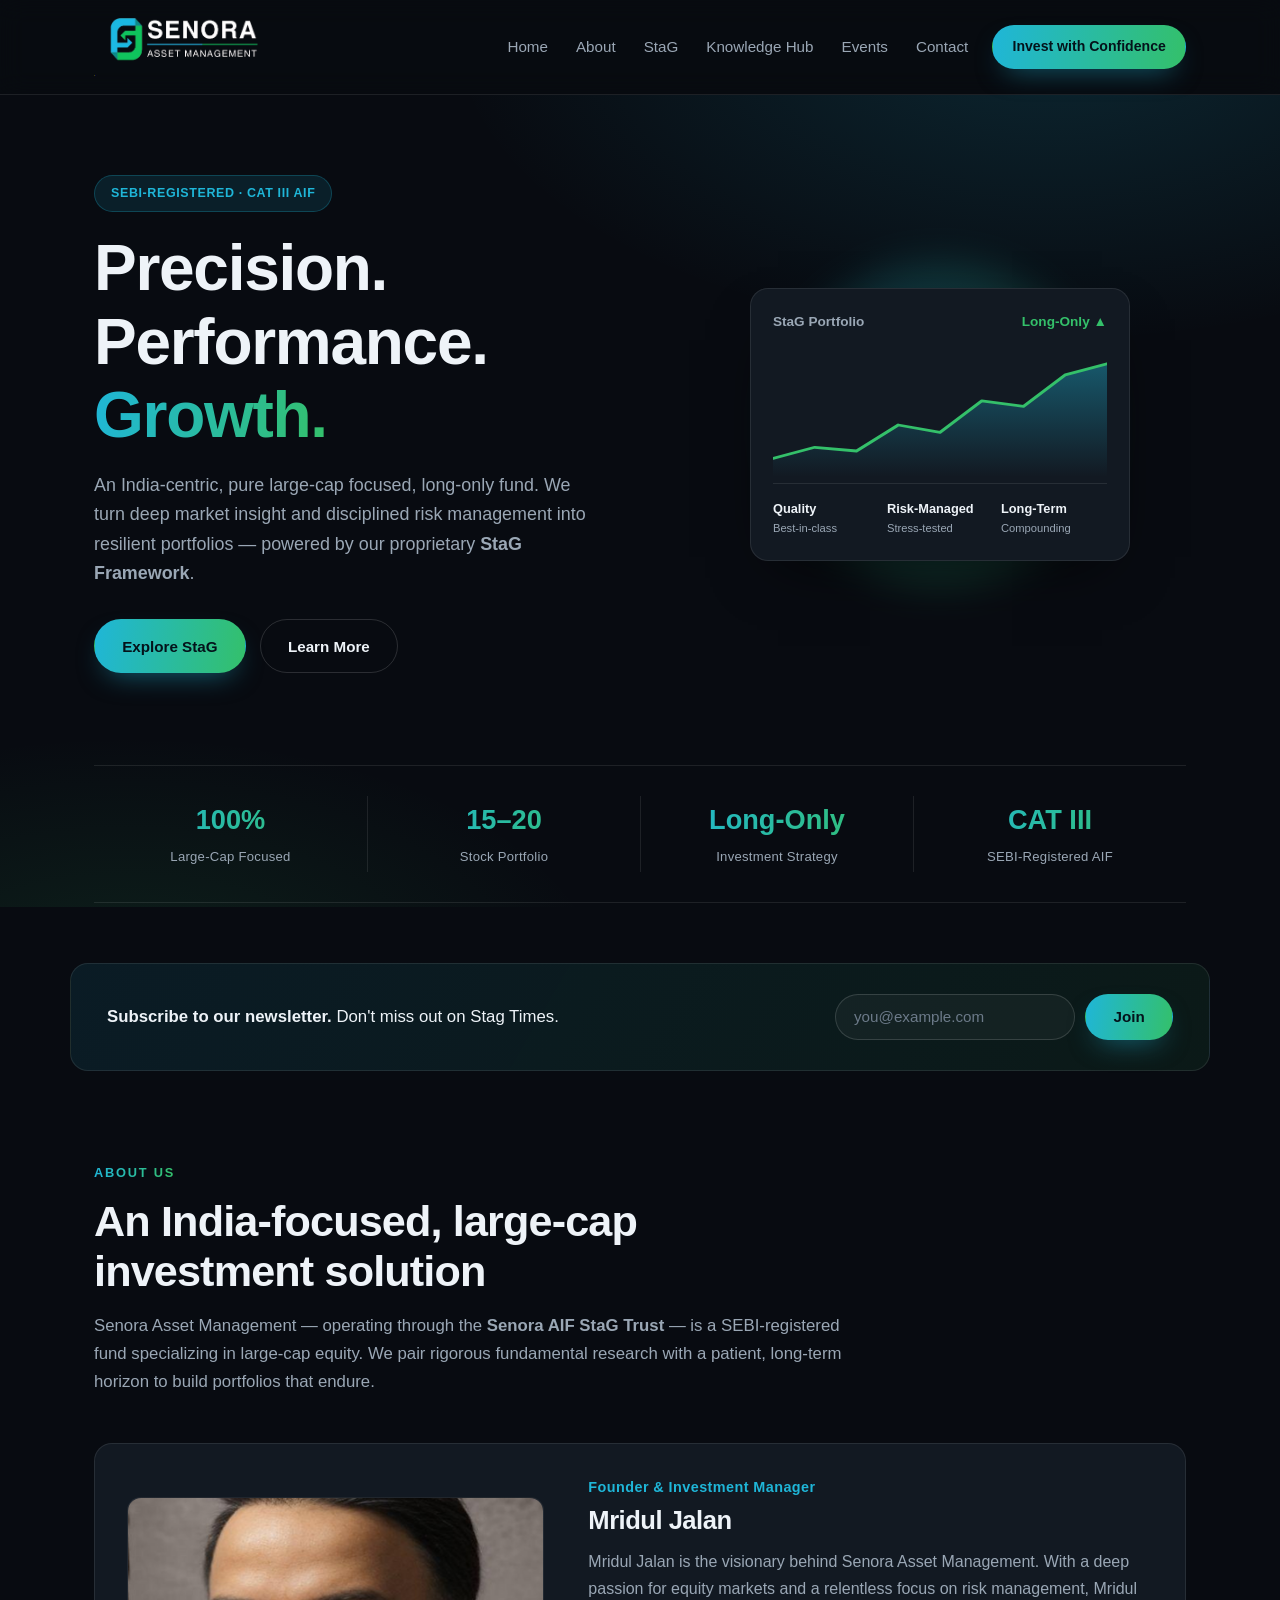
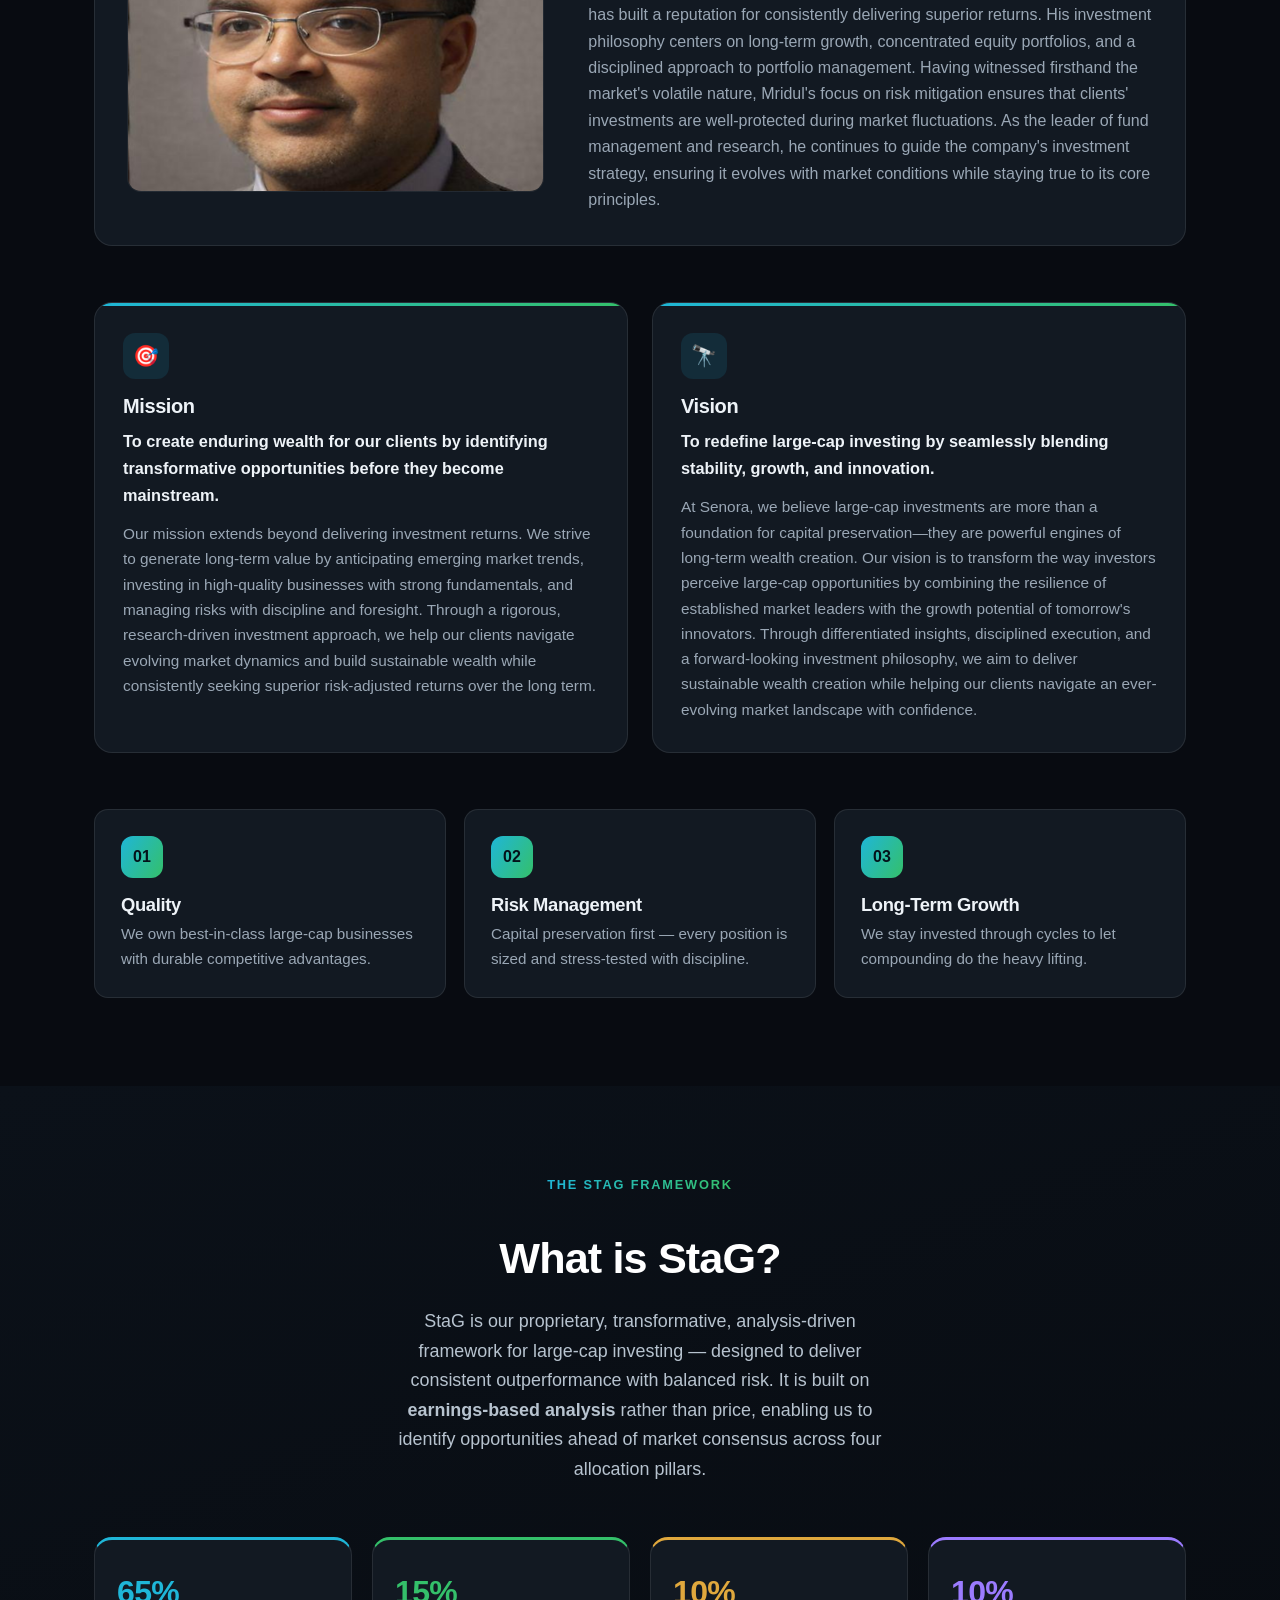
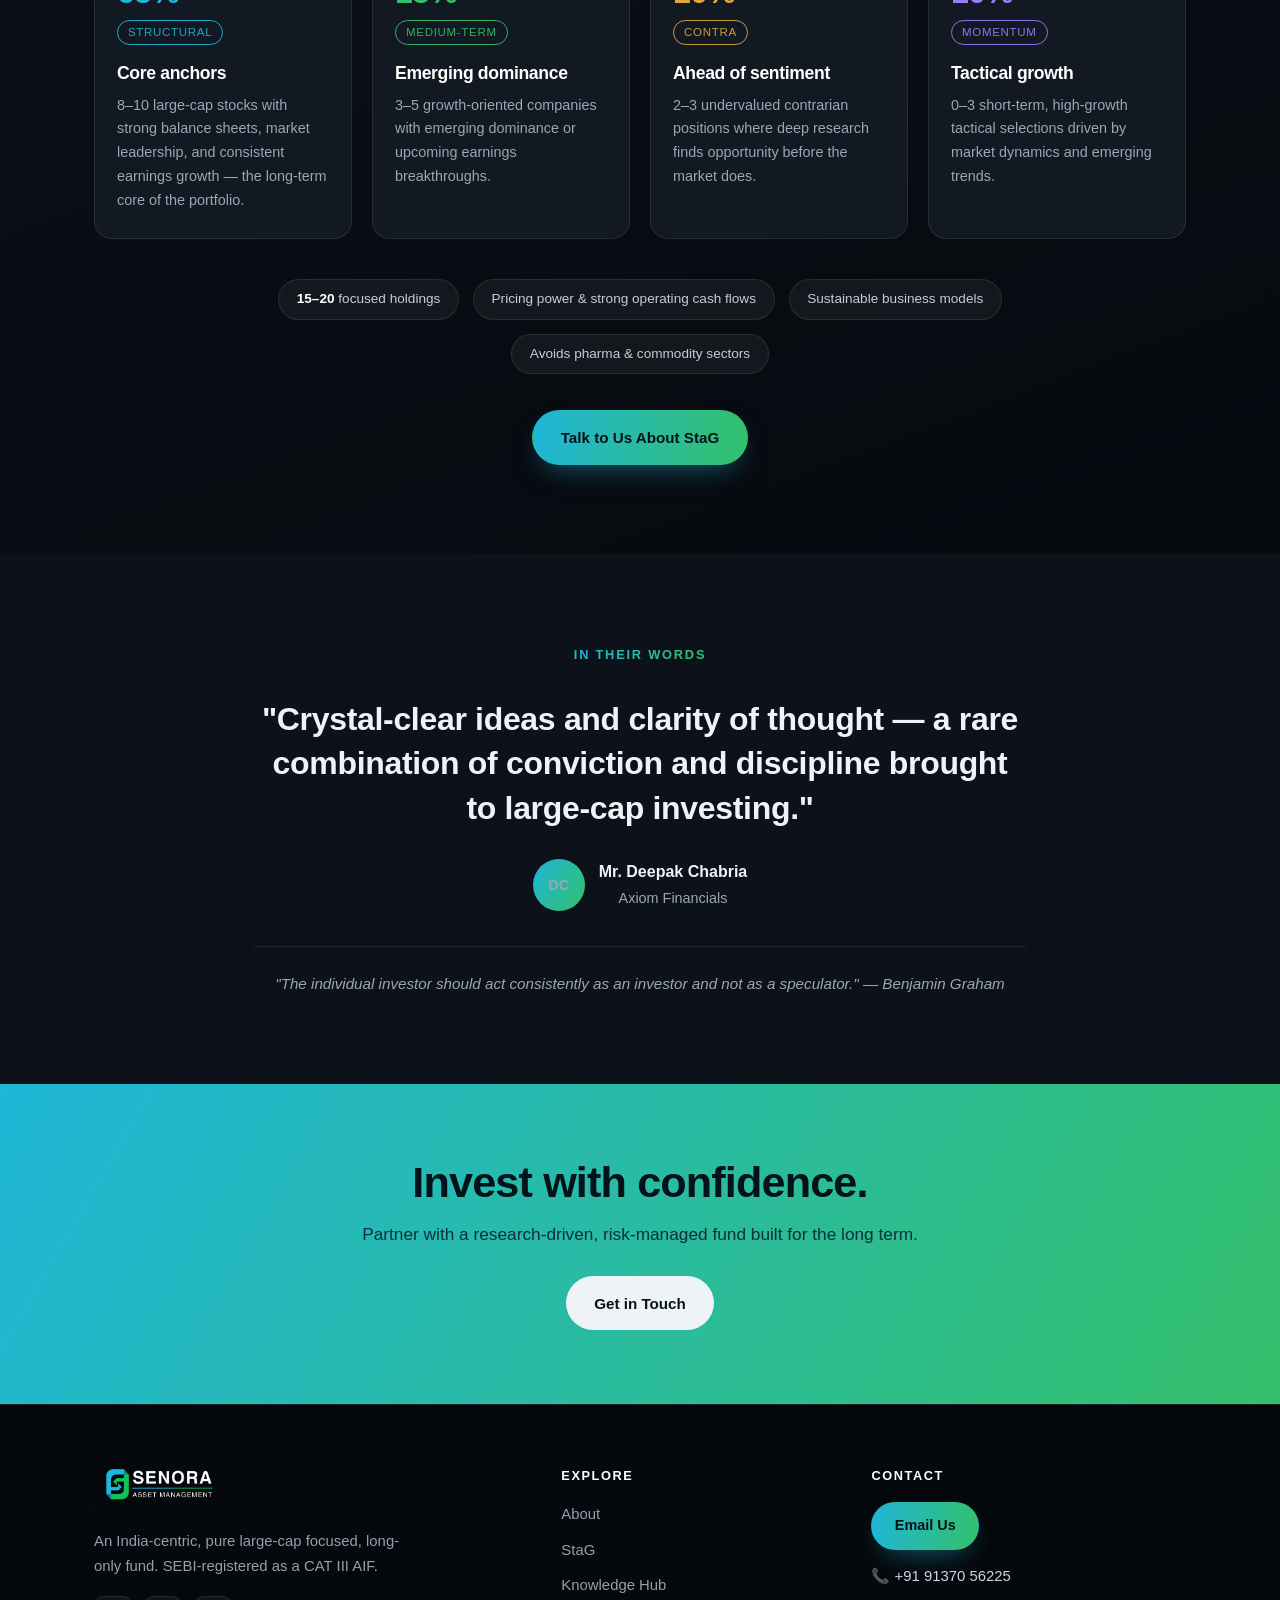
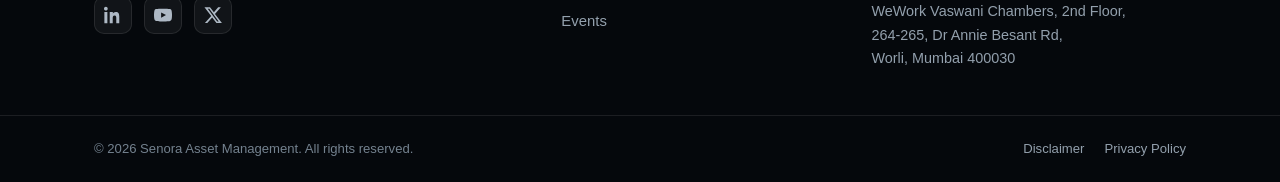
<file: index.html>
<!DOCTYPE html>
<html lang="en">
<head>
  <meta charset="UTF-8" />
  <meta name="viewport" content="width=device-width, initial-scale=1.0" />
  <title>Senora Asset Management — Precision. Performance. Growth.</title>
  <meta name="description" content="Senora Asset Management is an India-centric, pure large-cap focused, long-only fund. SEBI-registered CAT III AIF, powered by the proprietary StaG Framework." />
  <link rel="stylesheet" href="styles.css" />
</head>
<body>

  <!-- ============ HEADER ============ -->
  <header class="header" id="top">
    <div class="container header-inner">
      <a href="#top" class="brand" aria-label="Senora Asset Management home">
        <img src="logo.png" alt="Senora Asset Management" />
      </a>
      <nav class="nav" id="nav">
        <a href="#top">Home</a>
        <a href="#about">About</a>
        <a href="#stag">StaG</a>
        <a href="knowledge.html">Knowledge Hub</a>
        <a href="#voices">Events</a>
        <a href="#contact">Contact</a>
      </nav>
      <a href="#contact" class="btn btn-solid header-cta">Invest with Confidence</a>
      <button class="burger" id="burger" aria-label="Menu"><span></span><span></span><span></span></button>
    </div>
  </header>

  <!-- ============ HERO ============ -->
  <section class="hero">
    <div class="container hero-grid">
      <div class="hero-copy">
        <span class="pill">SEBI-Registered · CAT III AIF</span>
        <h1>Precision. Performance. <span class="grad">Growth.</span></h1>
        <p class="lead">An India-centric, pure large-cap focused, long-only fund. We turn deep market
          insight and disciplined risk management into resilient portfolios — powered by our proprietary
          <strong>StaG Framework</strong>.</p>
        <div class="hero-actions">
          <a href="#stag" class="btn btn-solid">Explore StaG</a>
          <a href="#about" class="btn btn-line">Learn More</a>
        </div>
      </div>
      <div class="hero-panel" aria-hidden="true">
        <div class="orb"></div>
        <div class="chart-card">
          <div class="chart-head"><span>StaG Portfolio</span><span class="up">Long-Only ▲</span></div>
          <svg viewBox="0 0 320 140" class="spark" preserveAspectRatio="none">
            <defs><linearGradient id="fill" x1="0" y1="0" x2="0" y2="1">
              <stop offset="0%" stop-color="var(--cyan)" stop-opacity="0.4"/>
              <stop offset="100%" stop-color="var(--cyan)" stop-opacity="0"/>
            </linearGradient></defs>
            <path d="M0,120 L40,108 L80,112 L120,84 L160,92 L200,58 L240,64 L280,30 L320,18 L320,140 L0,140 Z" fill="url(#fill)"/>
            <path d="M0,120 L40,108 L80,112 L120,84 L160,92 L200,58 L240,64 L280,30 L320,18" fill="none" stroke="var(--green)" stroke-width="3" stroke-linecap="round" stroke-linejoin="round"/>
          </svg>
          <div class="chart-foot">
            <div><b>Quality</b><span>Best-in-class</span></div>
            <div><b>Risk-Managed</b><span>Stress-tested</span></div>
            <div><b>Long-Term</b><span>Compounding</span></div>
          </div>
        </div>
      </div>
    </div>
    <div class="container">
      <div class="stat-bar">
        <div class="stat"><b>100%</b><span>Large-Cap Focused</span></div>
        <div class="stat"><b>15–20</b><span>Stock Portfolio</span></div>
        <div class="stat"><b>Long-Only</b><span>Investment Strategy</span></div>
        <div class="stat"><b>CAT III</b><span>SEBI-Registered AIF</span></div>
      </div>
    </div>
  </section>

  <!-- ============ NEWSLETTER STRIP ============ -->
  <section class="strip">
    <div class="container strip-inner">
      <p><strong>Subscribe to our newsletter.</strong> Don't miss out on Stag Times.</p>
      <form class="strip-form" onsubmit="return false;">
        <input type="email" placeholder="you@example.com" aria-label="Email" required />
        <button class="btn btn-solid" type="submit">Join</button>
      </form>
    </div>
  </section>

  <!-- ============ ABOUT ============ -->
  <section class="section" id="about">
    <div class="container">
      <div class="about-intro">
        <span class="kicker">About Us</span>
        <h2>An India-focused, large-cap investment solution</h2>
        <p>Senora Asset Management — operating through the <strong>Senora AIF StaG Trust</strong> — is a
          SEBI-registered fund specializing in large-cap equity. We pair rigorous fundamental research
          with a patient, long-term horizon to build portfolios that endure.</p>
      </div>

      <!-- Founder -->
      <div class="founder">
        <div class="founder-photo"><img src="mridul.png" alt="Mridul Jalan, Founder &amp; Investment Manager" /></div>
        <div class="founder-body">
          <p class="role">Founder &amp; Investment Manager</p>
          <h3>Mridul Jalan</h3>
          <p>Mridul Jalan is the visionary behind Senora Asset Management. With a deep passion for equity
            markets and a relentless focus on risk management, Mridul has built a reputation for consistently
            delivering superior returns. His investment philosophy centers on long-term growth, concentrated
            equity portfolios, and a disciplined approach to portfolio management. Having witnessed firsthand
            the market's volatile nature, Mridul's focus on risk mitigation ensures that clients' investments
            are well-protected during market fluctuations. As the leader of fund management and research, he
            continues to guide the company's investment strategy, ensuring it evolves with market conditions
            while staying true to its core principles.</p>
        </div>
      </div>

      <!-- Mission & Vision -->
      <div class="mv-grid">
        <article class="mv-card">
          <div class="mv-ico">🎯</div>
          <h3>Mission</h3>
          <p class="tagline">To create enduring wealth for our clients by identifying transformative opportunities before they become mainstream.</p>
          <p>Our mission extends beyond delivering investment returns. We strive to generate long-term value
            by anticipating emerging market trends, investing in high-quality businesses with strong
            fundamentals, and managing risks with discipline and foresight. Through a rigorous,
            research-driven investment approach, we help our clients navigate evolving market dynamics and
            build sustainable wealth while consistently seeking superior risk-adjusted returns over the long term.</p>
        </article>
        <article class="mv-card">
          <div class="mv-ico">🔭</div>
          <h3>Vision</h3>
          <p class="tagline">To redefine large-cap investing by seamlessly blending stability, growth, and innovation.</p>
          <p>At Senora, we believe large-cap investments are more than a foundation for capital
            preservation—they are powerful engines of long-term wealth creation. Our vision is to transform
            the way investors perceive large-cap opportunities by combining the resilience of established
            market leaders with the growth potential of tomorrow's innovators. Through differentiated
            insights, disciplined execution, and a forward-looking investment philosophy, we aim to deliver
            sustainable wealth creation while helping our clients navigate an ever-evolving market landscape
            with confidence.</p>
        </article>
      </div>

      <!-- Pillars -->
      <div class="pillars">
        <article class="pillar"><span class="pillar-no">01</span><h3>Quality</h3>
          <p>We own best-in-class large-cap businesses with durable competitive advantages.</p></article>
        <article class="pillar"><span class="pillar-no">02</span><h3>Risk Management</h3>
          <p>Capital preservation first — every position is sized and stress-tested with discipline.</p></article>
        <article class="pillar"><span class="pillar-no">03</span><h3>Long-Term Growth</h3>
          <p>We stay invested through cycles to let compounding do the heavy lifting.</p></article>
      </div>
    </div>
  </section>

  <!-- ============ STAG FRAMEWORK ============ -->
  <section class="section section-deep" id="stag">
    <div class="container">
      <div class="head center">
        <span class="kicker">The StaG Framework</span>
        <h2>What is StaG?</h2>
        <p class="lead muted">StaG is our proprietary, transformative, analysis-driven framework for
          large-cap investing — designed to deliver consistent outperformance with balanced risk. It is built
          on <strong>earnings-based analysis</strong> rather than price, enabling us to identify opportunities
          ahead of market consensus across four allocation pillars.</p>
      </div>

      <div class="stag-grid">
        <article class="alloc-card" style="--c:var(--stag-structural)">
          <div class="alloc-pct">65%</div>
          <span class="alloc-tag">Structural</span>
          <h4>Core anchors</h4>
          <p>8–10 large-cap stocks with strong balance sheets, market leadership, and consistent earnings growth — the long-term core of the portfolio.</p>
        </article>
        <article class="alloc-card" style="--c:var(--stag-medium)">
          <div class="alloc-pct">15%</div>
          <span class="alloc-tag">Medium-Term</span>
          <h4>Emerging dominance</h4>
          <p>3–5 growth-oriented companies with emerging dominance or upcoming earnings breakthroughs.</p>
        </article>
        <article class="alloc-card" style="--c:var(--stag-contra)">
          <div class="alloc-pct">10%</div>
          <span class="alloc-tag">Contra</span>
          <h4>Ahead of sentiment</h4>
          <p>2–3 undervalued contrarian positions where deep research finds opportunity before the market does.</p>
        </article>
        <article class="alloc-card" style="--c:var(--stag-momentum)">
          <div class="alloc-pct">10%</div>
          <span class="alloc-tag">Momentum</span>
          <h4>Tactical growth</h4>
          <p>0–3 short-term, high-growth tactical selections driven by market dynamics and emerging trends.</p>
        </article>
      </div>

      <div class="stag-note">
        <span class="stag-chip"><b>15–20</b> focused holdings</span>
        <span class="stag-chip">Pricing power &amp; strong operating cash flows</span>
        <span class="stag-chip">Sustainable business models</span>
        <span class="stag-chip">Avoids pharma &amp; commodity sectors</span>
      </div>

      <div style="display:flex;justify-content:center;width:100%">
        <a href="#contact" class="btn btn-solid">Talk to Us About StaG</a>
      </div>
    </div>
  </section>

  <!-- ============ TESTIMONIAL ============ -->
  <section class="section section-tint" id="voices">
    <div class="container voices">
      <span class="kicker">In Their Words</span>
      <blockquote class="big-quote">"Crystal-clear ideas and clarity of thought — a rare combination of
        conviction and discipline brought to large-cap investing."</blockquote>
      <div class="author">
        <span class="avatar">DC</span>
        <div><strong>Mr. Deepak Chabria</strong><span>Axiom Financials</span></div>
      </div>
      <p class="ghosted">"The individual investor should act consistently as an investor and not as a speculator." — Benjamin Graham</p>
    </div>
  </section>

  <!-- ============ CTA ============ -->
  <section class="cta">
    <div class="container cta-inner">
      <h2>Invest with confidence.</h2>
      <p>Partner with a research-driven, risk-managed fund built for the long term.</p>
      <a href="#contact" class="btn btn-light">Get in Touch</a>
    </div>
  </section>

  <!-- ============ FOOTER ============ -->
  <footer class="footer" id="contact">
    <div class="container footer-grid">
      <div>
        <a href="#top" class="brand"><img src="logo.png" alt="Senora Asset Management" /></a>
        <p class="footer-blurb">An India-centric, pure large-cap focused, long-only fund. SEBI-registered as a CAT III AIF.</p>
        <div class="socials">
          <a href="https://www.linkedin.com/company/senora-asset-management/" target="_blank" rel="noopener" aria-label="LinkedIn"><svg viewBox="0 0 24 24"><path d="M4.98 3.5C4.98 4.88 3.87 6 2.5 6S0 4.88 0 3.5 1.12 1 2.5 1s2.48 1.12 2.48 2.5zM.5 8h4V23h-4V8zm7.5 0h3.8v2.05h.05c.53-1 1.83-2.05 3.76-2.05 4.02 0 4.76 2.65 4.76 6.1V23h-4v-6.6c0-1.57-.03-3.6-2.2-3.6-2.2 0-2.54 1.72-2.54 3.49V23h-4V8z"/></svg></a>
          <a href="https://www.youtube.com/@StaGAIF" target="_blank" rel="noopener" aria-label="YouTube"><svg viewBox="0 0 24 24"><path d="M23.5 6.2a3 3 0 0 0-2.1-2.1C19.5 3.5 12 3.5 12 3.5s-7.5 0-9.4.6A3 3 0 0 0 .5 6.2 31 31 0 0 0 0 12a31 31 0 0 0 .5 5.8 3 3 0 0 0 2.1 2.1c1.9.6 9.4.6 9.4.6s7.5 0 9.4-.6a3 3 0 0 0 2.1-2.1A31 31 0 0 0 24 12a31 31 0 0 0-.5-5.8zM9.5 15.5v-7l6.5 3.5-6.5 3.5z"/></svg></a>
          <a href="https://x.com/SenoraAIF" target="_blank" rel="noopener" aria-label="X"><svg viewBox="0 0 24 24"><path d="M18.9 1.5h3.6l-7.9 9 9.3 12.3h-7.3l-5.7-7.5-6.5 7.5H1.2l8.4-9.6L.6 1.5H8l5.2 6.9 5.7-6.9zm-1.3 19.2h2L7.1 3.6H5l12.6 17.1z"/></svg></a>
        </div>
      </div>
      <div class="footer-col">
        <h5>Explore</h5>
        <a href="#about">About</a><a href="#stag">StaG</a>
        <a href="knowledge.html">Knowledge Hub</a><a href="#voices">Events</a>
      </div>
      <div class="footer-col">
        <h5>Contact</h5>
        <a href="mailto:mriduljalan@senoraamc.com" class="btn btn-solid email-btn">Email Us</a>
        <p class="contact-line">📞 <a href="tel:+919137056225">+91 91370 56225</a></p>
        <p class="addr">WeWork Vaswani Chambers, 2nd Floor,<br />264-265, Dr Annie Besant Rd,<br />Worli, Mumbai 400030</p>
      </div>
    </div>
    <div class="footer-bottom">
      <div class="container">
        <p>© 2026 Senora Asset Management. All rights reserved.</p>
        <div class="footer-legal">
          <a href="disclaimer.html">Disclaimer</a>
          <a href="privacy-policy.html">Privacy Policy</a>
        </div>
      </div>
    </div>
  </footer>

  <script src="script.js"></script>
</body>
</html>
</file>
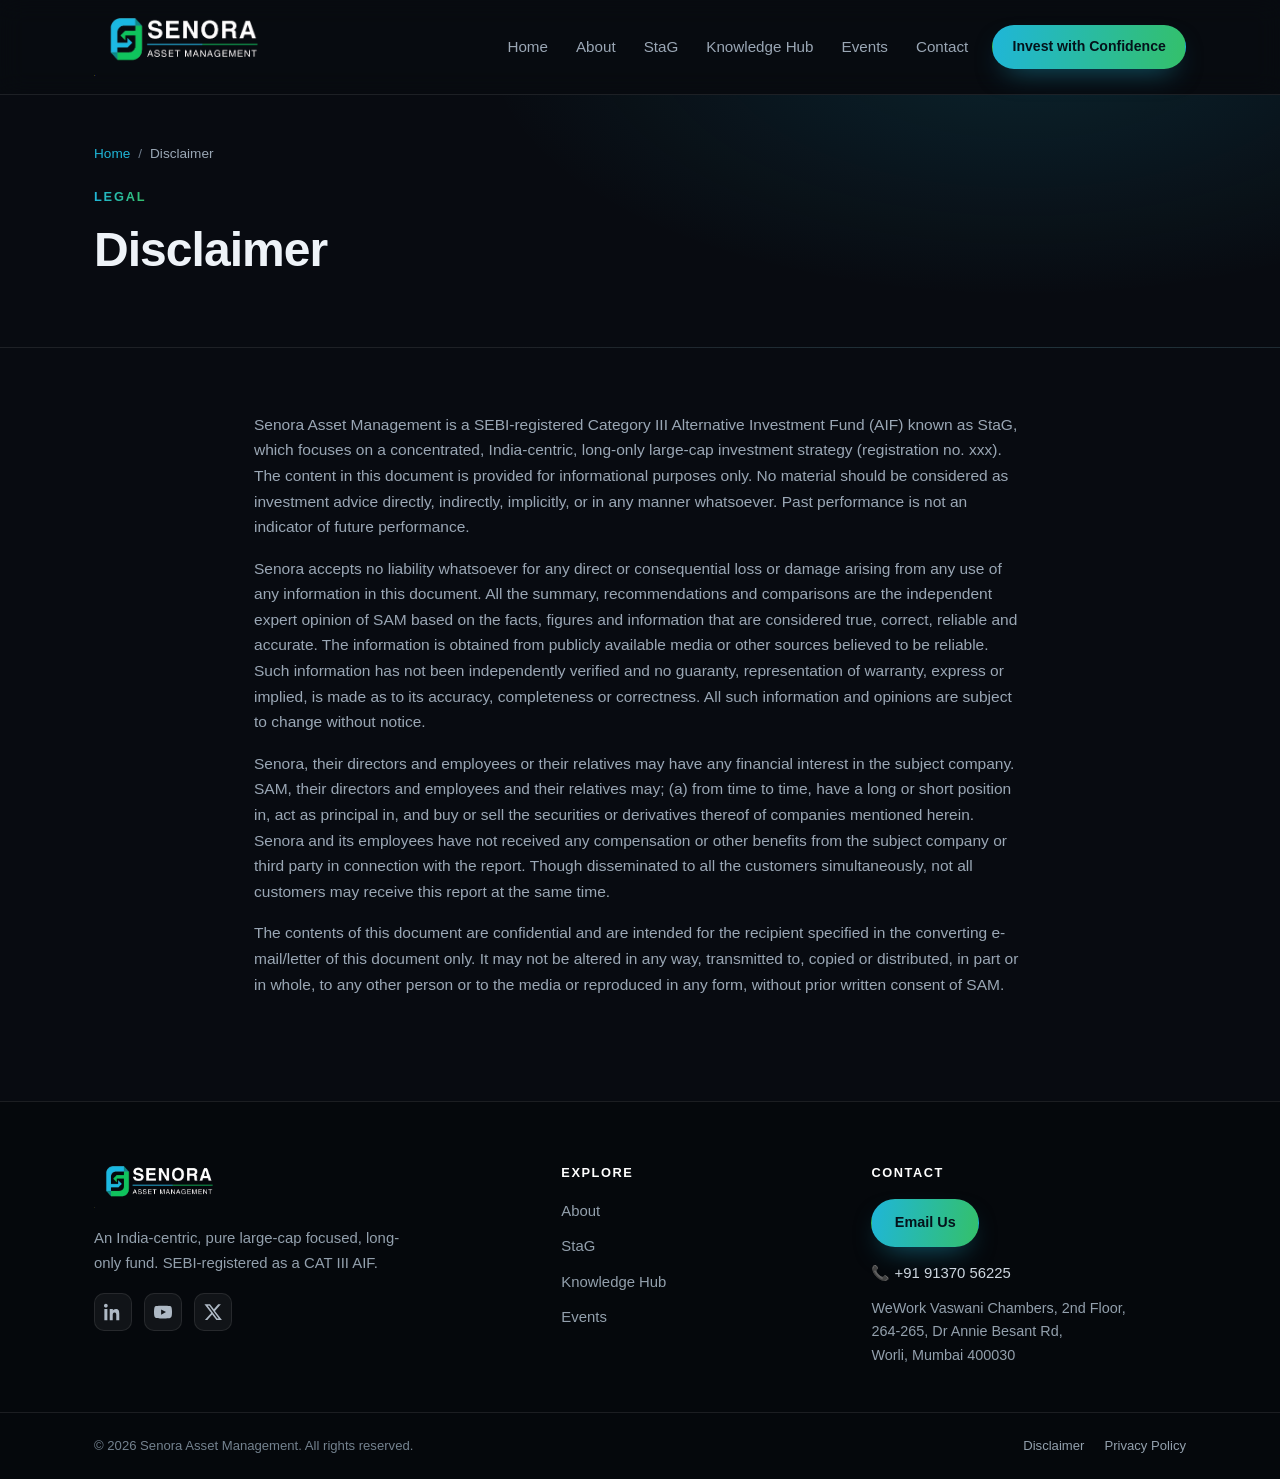
<file: disclaimer.html>
<!DOCTYPE html>
<html lang="en">
<head>
  <meta charset="UTF-8" />
  <meta name="viewport" content="width=device-width, initial-scale=1.0" />
  <title>Disclaimer — Senora Asset Management</title>
  <meta name="description" content="Disclaimer for Senora Asset Management, a SEBI-registered Category III AIF (StaG)." />
  <link rel="stylesheet" href="styles.css" />
</head>
<body>

  <header class="header">
    <div class="container header-inner">
      <a href="index.html" class="brand" aria-label="Senora Asset Management home">
        <img src="logo.png" alt="Senora Asset Management" />
      </a>
      <nav class="nav" id="nav">
        <a href="index.html">Home</a>
        <a href="index.html#about">About</a>
        <a href="index.html#stag">StaG</a>
        <a href="knowledge.html">Knowledge Hub</a>
        <a href="index.html#voices">Events</a>
        <a href="index.html#contact">Contact</a>
      </nav>
      <a href="index.html#contact" class="btn btn-solid header-cta">Invest with Confidence</a>
      <button class="burger" id="burger" aria-label="Menu"><span></span><span></span><span></span></button>
    </div>
  </header>

  <section class="subhero">
    <div class="container">
      <nav class="crumbs"><a href="index.html">Home</a><span>/</span>Disclaimer</nav>
      <span class="kicker">Legal</span>
      <h1>Disclaimer</h1>
    </div>
  </section>

  <main class="subpage">
    <div class="container legal">
      <p>Senora Asset Management is a SEBI-registered Category III Alternative Investment Fund (AIF) known
        as StaG, which focuses on a concentrated, India-centric, long-only large-cap investment strategy
        (registration no. xxx). The content in this document is provided for informational purposes only.
        No material should be considered as investment advice directly, indirectly, implicitly, or in any
        manner whatsoever. Past performance is not an indicator of future performance.</p>

      <p>Senora accepts no liability whatsoever for any direct or consequential loss or damage arising from
        any use of any information in this document. All the summary, recommendations and comparisons are
        the independent expert opinion of SAM based on the facts, figures and information that are
        considered true, correct, reliable and accurate. The information is obtained from publicly
        available media or other sources believed to be reliable. Such information has not been
        independently verified and no guaranty, representation of warranty, express or implied, is made as
        to its accuracy, completeness or correctness. All such information and opinions are subject to
        change without notice.</p>

      <p>Senora, their directors and employees or their relatives may have any financial interest in the
        subject company. SAM, their directors and employees and their relatives may; (a) from time to time,
        have a long or short position in, act as principal in, and buy or sell the securities or
        derivatives thereof of companies mentioned herein. Senora and its employees have not received any
        compensation or other benefits from the subject company or third party in connection with the
        report. Though disseminated to all the customers simultaneously, not all customers may receive this
        report at the same time.</p>

      <p>The contents of this document are confidential and are intended for the recipient specified in the
        converting e-mail/letter of this document only. It may not be altered in any way, transmitted to,
        copied or distributed, in part or in whole, to any other person or to the media or reproduced in
        any form, without prior written consent of SAM.</p>
    </div>
  </main>

  <footer class="footer">
    <div class="container footer-grid">
      <div>
        <a href="index.html" class="brand"><img src="logo.png" alt="Senora Asset Management" /></a>
        <p class="footer-blurb">An India-centric, pure large-cap focused, long-only fund. SEBI-registered as a CAT III AIF.</p>
        <div class="socials">
          <a href="https://www.linkedin.com/company/senora-asset-management/" target="_blank" rel="noopener" aria-label="LinkedIn"><svg viewBox="0 0 24 24"><path d="M4.98 3.5C4.98 4.88 3.87 6 2.5 6S0 4.88 0 3.5 1.12 1 2.5 1s2.48 1.12 2.48 2.5zM.5 8h4V23h-4V8zm7.5 0h3.8v2.05h.05c.53-1 1.83-2.05 3.76-2.05 4.02 0 4.76 2.65 4.76 6.1V23h-4v-6.6c0-1.57-.03-3.6-2.2-3.6-2.2 0-2.54 1.72-2.54 3.49V23h-4V8z"/></svg></a>
          <a href="https://www.youtube.com/@StaGAIF" target="_blank" rel="noopener" aria-label="YouTube"><svg viewBox="0 0 24 24"><path d="M23.5 6.2a3 3 0 0 0-2.1-2.1C19.5 3.5 12 3.5 12 3.5s-7.5 0-9.4.6A3 3 0 0 0 .5 6.2 31 31 0 0 0 0 12a31 31 0 0 0 .5 5.8 3 3 0 0 0 2.1 2.1c1.9.6 9.4.6 9.4.6s7.5 0 9.4-.6a3 3 0 0 0 2.1-2.1A31 31 0 0 0 24 12a31 31 0 0 0-.5-5.8zM9.5 15.5v-7l6.5 3.5-6.5 3.5z"/></svg></a>
          <a href="https://x.com/SenoraAIF" target="_blank" rel="noopener" aria-label="X"><svg viewBox="0 0 24 24"><path d="M18.9 1.5h3.6l-7.9 9 9.3 12.3h-7.3l-5.7-7.5-6.5 7.5H1.2l8.4-9.6L.6 1.5H8l5.2 6.9 5.7-6.9zm-1.3 19.2h2L7.1 3.6H5l12.6 17.1z"/></svg></a>
        </div>
      </div>
      <div class="footer-col">
        <h5>Explore</h5>
        <a href="index.html#about">About</a><a href="index.html#stag">StaG</a>
        <a href="knowledge.html">Knowledge Hub</a><a href="index.html#voices">Events</a>
      </div>
      <div class="footer-col">
        <h5>Contact</h5>
        <a href="mailto:mriduljalan@senoraamc.com" class="btn btn-solid email-btn">Email Us</a>
        <p class="contact-line">📞 <a href="tel:+919137056225">+91 91370 56225</a></p>
        <p class="addr">WeWork Vaswani Chambers, 2nd Floor,<br />264-265, Dr Annie Besant Rd,<br />Worli, Mumbai 400030</p>
      </div>
    </div>
    <div class="footer-bottom">
      <div class="container">
        <p>© 2026 Senora Asset Management. All rights reserved.</p>
        <div class="footer-legal"><a href="disclaimer.html">Disclaimer</a><a href="privacy-policy.html">Privacy Policy</a></div>
      </div>
    </div>
  </footer>

  <script src="script.js"></script>
</body>
</html>
</file>
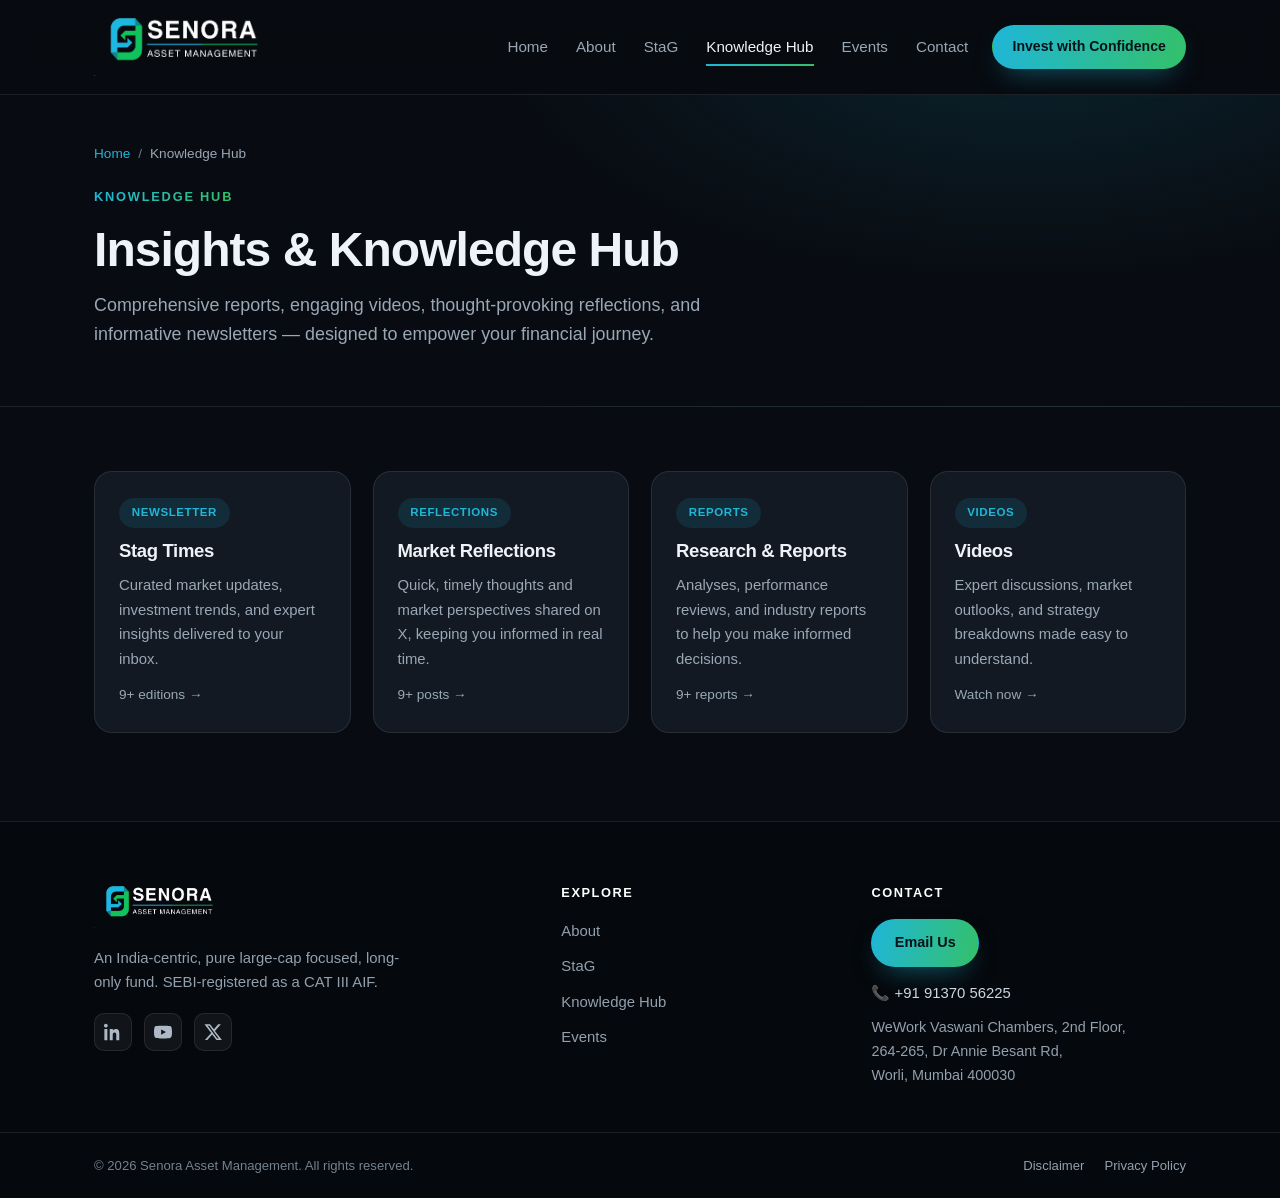
<file: knowledge.html>
<!DOCTYPE html>
<html lang="en">
<head>
  <meta charset="UTF-8" />
  <meta name="viewport" content="width=device-width, initial-scale=1.0" />
  <title>Knowledge Hub — Senora Asset Management</title>
  <meta name="description" content="Comprehensive reports, engaging videos, thought-provoking reflections, and informative newsletters to empower your financial journey." />
  <link rel="stylesheet" href="styles.css" />
</head>
<body>

  <header class="header">
    <div class="container header-inner">
      <a href="index.html" class="brand" aria-label="Senora Asset Management home">
        <img src="logo.png" alt="Senora Asset Management" />
      </a>
      <nav class="nav" id="nav">
        <a href="index.html">Home</a>
        <a href="index.html#about">About</a>
        <a href="index.html#stag">StaG</a>
        <a href="knowledge.html" class="active">Knowledge Hub</a>
        <a href="index.html#voices">Events</a>
        <a href="index.html#contact">Contact</a>
      </nav>
      <a href="index.html#contact" class="btn btn-solid header-cta">Invest with Confidence</a>
      <button class="burger" id="burger" aria-label="Menu"><span></span><span></span><span></span></button>
    </div>
  </header>

  <section class="subhero">
    <div class="container">
      <nav class="crumbs"><a href="index.html">Home</a><span>/</span>Knowledge Hub</nav>
      <span class="kicker">Knowledge Hub</span>
      <h1>Insights &amp; Knowledge Hub</h1>
      <p class="lead">Comprehensive reports, engaging videos, thought-provoking reflections, and
        informative newsletters — designed to empower your financial journey.</p>
    </div>
  </section>

  <main class="subpage">
    <div class="container">
      <div class="cards">
        <a class="card hub-link" href="newsletter.html">
          <span class="tag">Newsletter</span>
          <h3>Stag Times</h3>
          <p>Curated market updates, investment trends, and expert insights delivered to your inbox.</p>
          <span class="count">9+ editions →</span>
        </a>
        <a class="card hub-link" href="reflections.html">
          <span class="tag">Reflections</span>
          <h3>Market Reflections</h3>
          <p>Quick, timely thoughts and market perspectives shared on X, keeping you informed in real time.</p>
          <span class="count">9+ posts →</span>
        </a>
        <a class="card hub-link" href="reports.html">
          <span class="tag">Reports</span>
          <h3>Research &amp; Reports</h3>
          <p>Analyses, performance reviews, and industry reports to help you make informed decisions.</p>
          <span class="count">9+ reports →</span>
        </a>
        <a class="card hub-link" href="videos.html">
          <span class="tag">Videos</span>
          <h3>Videos</h3>
          <p>Expert discussions, market outlooks, and strategy breakdowns made easy to understand.</p>
          <span class="count">Watch now →</span>
        </a>
      </div>
    </div>
  </main>

  <footer class="footer">
    <div class="container footer-grid">
      <div>
        <a href="index.html" class="brand"><img src="logo.png" alt="Senora Asset Management" /></a>
        <p class="footer-blurb">An India-centric, pure large-cap focused, long-only fund. SEBI-registered as a CAT III AIF.</p>
        <div class="socials">
          <a href="https://www.linkedin.com/company/senora-asset-management/" target="_blank" rel="noopener" aria-label="LinkedIn"><svg viewBox="0 0 24 24"><path d="M4.98 3.5C4.98 4.88 3.87 6 2.5 6S0 4.88 0 3.5 1.12 1 2.5 1s2.48 1.12 2.48 2.5zM.5 8h4V23h-4V8zm7.5 0h3.8v2.05h.05c.53-1 1.83-2.05 3.76-2.05 4.02 0 4.76 2.65 4.76 6.1V23h-4v-6.6c0-1.57-.03-3.6-2.2-3.6-2.2 0-2.54 1.72-2.54 3.49V23h-4V8z"/></svg></a>
          <a href="https://www.youtube.com/@StaGAIF" target="_blank" rel="noopener" aria-label="YouTube"><svg viewBox="0 0 24 24"><path d="M23.5 6.2a3 3 0 0 0-2.1-2.1C19.5 3.5 12 3.5 12 3.5s-7.5 0-9.4.6A3 3 0 0 0 .5 6.2 31 31 0 0 0 0 12a31 31 0 0 0 .5 5.8 3 3 0 0 0 2.1 2.1c1.9.6 9.4.6 9.4.6s7.5 0 9.4-.6a3 3 0 0 0 2.1-2.1A31 31 0 0 0 24 12a31 31 0 0 0-.5-5.8zM9.5 15.5v-7l6.5 3.5-6.5 3.5z"/></svg></a>
          <a href="https://x.com/SenoraAIF" target="_blank" rel="noopener" aria-label="X"><svg viewBox="0 0 24 24"><path d="M18.9 1.5h3.6l-7.9 9 9.3 12.3h-7.3l-5.7-7.5-6.5 7.5H1.2l8.4-9.6L.6 1.5H8l5.2 6.9 5.7-6.9zm-1.3 19.2h2L7.1 3.6H5l12.6 17.1z"/></svg></a>
        </div>
      </div>
      <div class="footer-col">
        <h5>Explore</h5>
        <a href="index.html#about">About</a><a href="index.html#stag">StaG</a>
        <a href="knowledge.html">Knowledge Hub</a><a href="index.html#voices">Events</a>
      </div>
      <div class="footer-col">
        <h5>Contact</h5>
        <a href="mailto:mriduljalan@senoraamc.com" class="btn btn-solid email-btn">Email Us</a>
        <p class="contact-line">📞 <a href="tel:+919137056225">+91 91370 56225</a></p>
        <p class="addr">WeWork Vaswani Chambers, 2nd Floor,<br />264-265, Dr Annie Besant Rd,<br />Worli, Mumbai 400030</p>
      </div>
    </div>
    <div class="footer-bottom">
      <div class="container">
        <p>© 2026 Senora Asset Management. All rights reserved.</p>
        <div class="footer-legal"><a href="disclaimer.html">Disclaimer</a><a href="privacy-policy.html">Privacy Policy</a></div>
      </div>
    </div>
  </footer>

  <script src="script.js"></script>
</body>
</html>
</file>
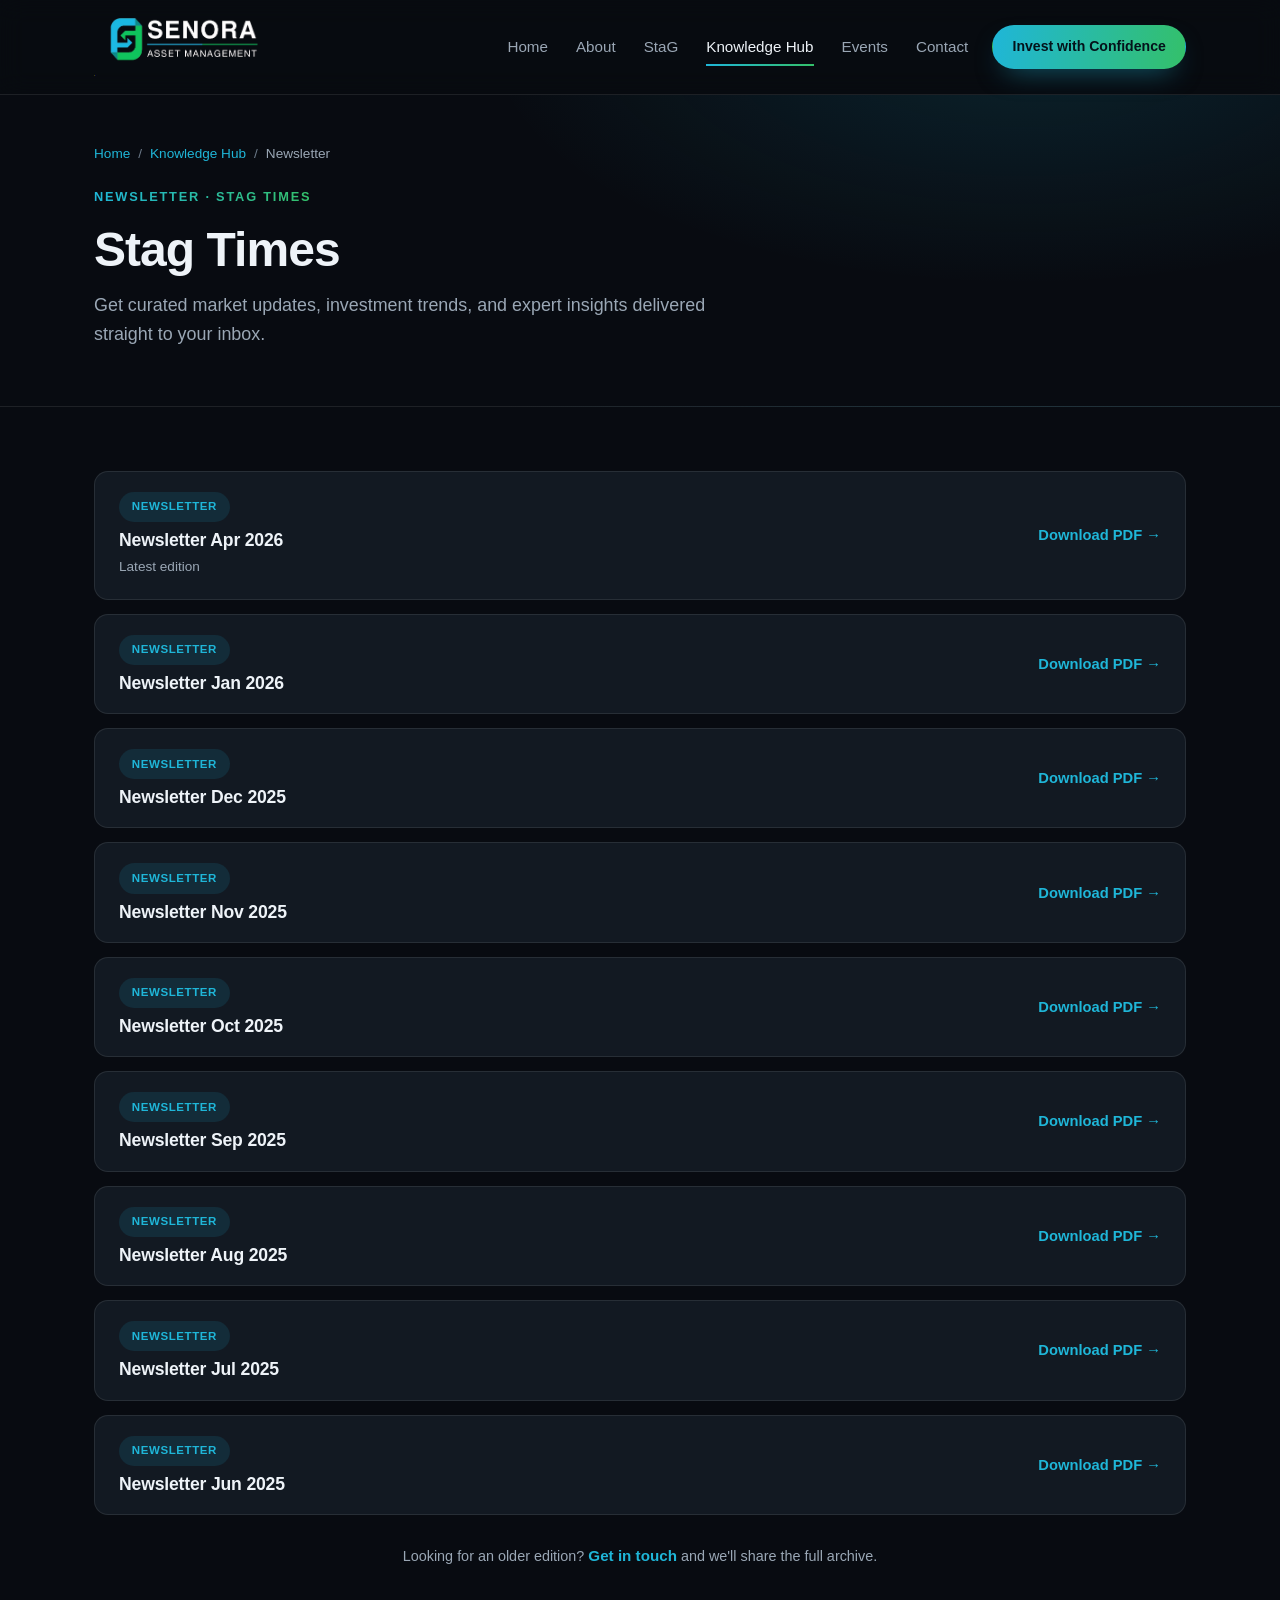
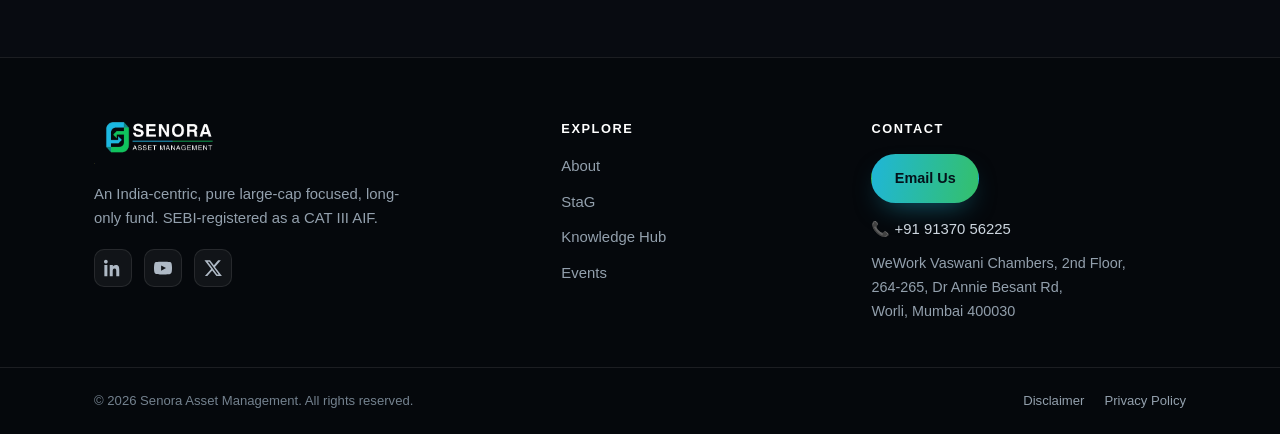
<file: newsletter.html>
<!DOCTYPE html>
<html lang="en">
<head>
  <meta charset="UTF-8" />
  <meta name="viewport" content="width=device-width, initial-scale=1.0" />
  <title>Newsletter — Stag Times | Senora Asset Management</title>
  <meta name="description" content="Get curated market updates, investment trends, and expert insights delivered straight to your inbox." />
  <link rel="stylesheet" href="styles.css" />
</head>
<body>

  <header class="header">
    <div class="container header-inner">
      <a href="index.html" class="brand" aria-label="Senora Asset Management home">
        <img src="logo.png" alt="Senora Asset Management" />
      </a>
      <nav class="nav" id="nav">
        <a href="index.html">Home</a>
        <a href="index.html#about">About</a>
        <a href="index.html#stag">StaG</a>
        <a href="knowledge.html" class="active">Knowledge Hub</a>
        <a href="index.html#voices">Events</a>
        <a href="index.html#contact">Contact</a>
      </nav>
      <a href="index.html#contact" class="btn btn-solid header-cta">Invest with Confidence</a>
      <button class="burger" id="burger" aria-label="Menu"><span></span><span></span><span></span></button>
    </div>
  </header>

  <section class="subhero">
    <div class="container">
      <nav class="crumbs"><a href="index.html">Home</a><span>/</span><a href="knowledge.html">Knowledge Hub</a><span>/</span>Newsletter</nav>
      <span class="kicker">Newsletter · Stag Times</span>
      <h1>Stag Times</h1>
      <p class="lead">Get curated market updates, investment trends, and expert insights delivered straight to your inbox.</p>
    </div>
  </section>

  <main class="subpage">
    <div class="container">
      <div class="res-list">
        <a class="res-item" href="files/bc34dc_1bd851ffdede4221af39aed1623c7df7.pdf" download>
          <div class="res-main"><span class="tag">Newsletter</span><h3>Newsletter Apr 2026</h3><span class="res-meta">Latest edition</span></div><span class="res-go">Download PDF →</span></a>
        <a class="res-item" href="files/bc34dc_da407814bac84669ad0263b4f3b7e77a.pdf" download>
          <div class="res-main"><span class="tag">Newsletter</span><h3>Newsletter Jan 2026</h3></div><span class="res-go">Download PDF →</span></a>
        <a class="res-item" href="files/bc34dc_074d6b314e7e4339a1970c2453ce252f.pdf" download>
          <div class="res-main"><span class="tag">Newsletter</span><h3>Newsletter Dec 2025</h3></div><span class="res-go">Download PDF →</span></a>
        <a class="res-item" href="files/bc34dc_d0537103d9d44578932d3021b873b552.pdf" download>
          <div class="res-main"><span class="tag">Newsletter</span><h3>Newsletter Nov 2025</h3></div><span class="res-go">Download PDF →</span></a>
        <a class="res-item" href="files/56c112_547061c56b5a489ea7b36693c78cf184.pdf" download>
          <div class="res-main"><span class="tag">Newsletter</span><h3>Newsletter Oct 2025</h3></div><span class="res-go">Download PDF →</span></a>
        <a class="res-item" href="files/56c112_b37be9b52fac4ee495e45eced7a7b80e.pdf" download>
          <div class="res-main"><span class="tag">Newsletter</span><h3>Newsletter Sep 2025</h3></div><span class="res-go">Download PDF →</span></a>
        <a class="res-item" href="files/56c112_e5855dcfbf4c4284b267f83cd669cae9.pdf" download>
          <div class="res-main"><span class="tag">Newsletter</span><h3>Newsletter Aug 2025</h3></div><span class="res-go">Download PDF →</span></a>
        <a class="res-item" href="files/56c112_39ccacc4bc0447218604e578af568593.pdf" download>
          <div class="res-main"><span class="tag">Newsletter</span><h3>Newsletter Jul 2025</h3></div><span class="res-go">Download PDF →</span></a>
        <a class="res-item" href="files/56c112_1841bf9dabbf461780b1f781350f04b5.pdf" download>
          <div class="res-main"><span class="tag">Newsletter</span><h3>Newsletter Jun 2025</h3></div><span class="res-go">Download PDF →</span></a>
      </div>
      <p class="showmore-note">Looking for an older edition? <a class="link-arrow" href="index.html#contact">Get in touch</a> and we'll share the full archive.</p>
    </div>
  </main>

  <footer class="footer">
    <div class="container footer-grid">
      <div>
        <a href="index.html" class="brand"><img src="logo.png" alt="Senora Asset Management" /></a>
        <p class="footer-blurb">An India-centric, pure large-cap focused, long-only fund. SEBI-registered as a CAT III AIF.</p>
        <div class="socials">
          <a href="https://www.linkedin.com/company/senora-asset-management/" target="_blank" rel="noopener" aria-label="LinkedIn"><svg viewBox="0 0 24 24"><path d="M4.98 3.5C4.98 4.88 3.87 6 2.5 6S0 4.88 0 3.5 1.12 1 2.5 1s2.48 1.12 2.48 2.5zM.5 8h4V23h-4V8zm7.5 0h3.8v2.05h.05c.53-1 1.83-2.05 3.76-2.05 4.02 0 4.76 2.65 4.76 6.1V23h-4v-6.6c0-1.57-.03-3.6-2.2-3.6-2.2 0-2.54 1.72-2.54 3.49V23h-4V8z"/></svg></a>
          <a href="https://www.youtube.com/@StaGAIF" target="_blank" rel="noopener" aria-label="YouTube"><svg viewBox="0 0 24 24"><path d="M23.5 6.2a3 3 0 0 0-2.1-2.1C19.5 3.5 12 3.5 12 3.5s-7.5 0-9.4.6A3 3 0 0 0 .5 6.2 31 31 0 0 0 0 12a31 31 0 0 0 .5 5.8 3 3 0 0 0 2.1 2.1c1.9.6 9.4.6 9.4.6s7.5 0 9.4-.6a3 3 0 0 0 2.1-2.1A31 31 0 0 0 24 12a31 31 0 0 0-.5-5.8zM9.5 15.5v-7l6.5 3.5-6.5 3.5z"/></svg></a>
          <a href="https://x.com/SenoraAIF" target="_blank" rel="noopener" aria-label="X"><svg viewBox="0 0 24 24"><path d="M18.9 1.5h3.6l-7.9 9 9.3 12.3h-7.3l-5.7-7.5-6.5 7.5H1.2l8.4-9.6L.6 1.5H8l5.2 6.9 5.7-6.9zm-1.3 19.2h2L7.1 3.6H5l12.6 17.1z"/></svg></a>
        </div>
      </div>
      <div class="footer-col">
        <h5>Explore</h5>
        <a href="index.html#about">About</a><a href="index.html#stag">StaG</a>
        <a href="knowledge.html">Knowledge Hub</a><a href="index.html#voices">Events</a>
      </div>
      <div class="footer-col">
        <h5>Contact</h5>
        <a href="mailto:mriduljalan@senoraamc.com" class="btn btn-solid email-btn">Email Us</a>
        <p class="contact-line">📞 <a href="tel:+919137056225">+91 91370 56225</a></p>
        <p class="addr">WeWork Vaswani Chambers, 2nd Floor,<br />264-265, Dr Annie Besant Rd,<br />Worli, Mumbai 400030</p>
      </div>
    </div>
    <div class="footer-bottom">
      <div class="container">
        <p>© 2026 Senora Asset Management. All rights reserved.</p>
        <div class="footer-legal"><a href="disclaimer.html">Disclaimer</a><a href="privacy-policy.html">Privacy Policy</a></div>
      </div>
    </div>
  </footer>

  <script src="script.js"></script>
</body>
</html>
</file>
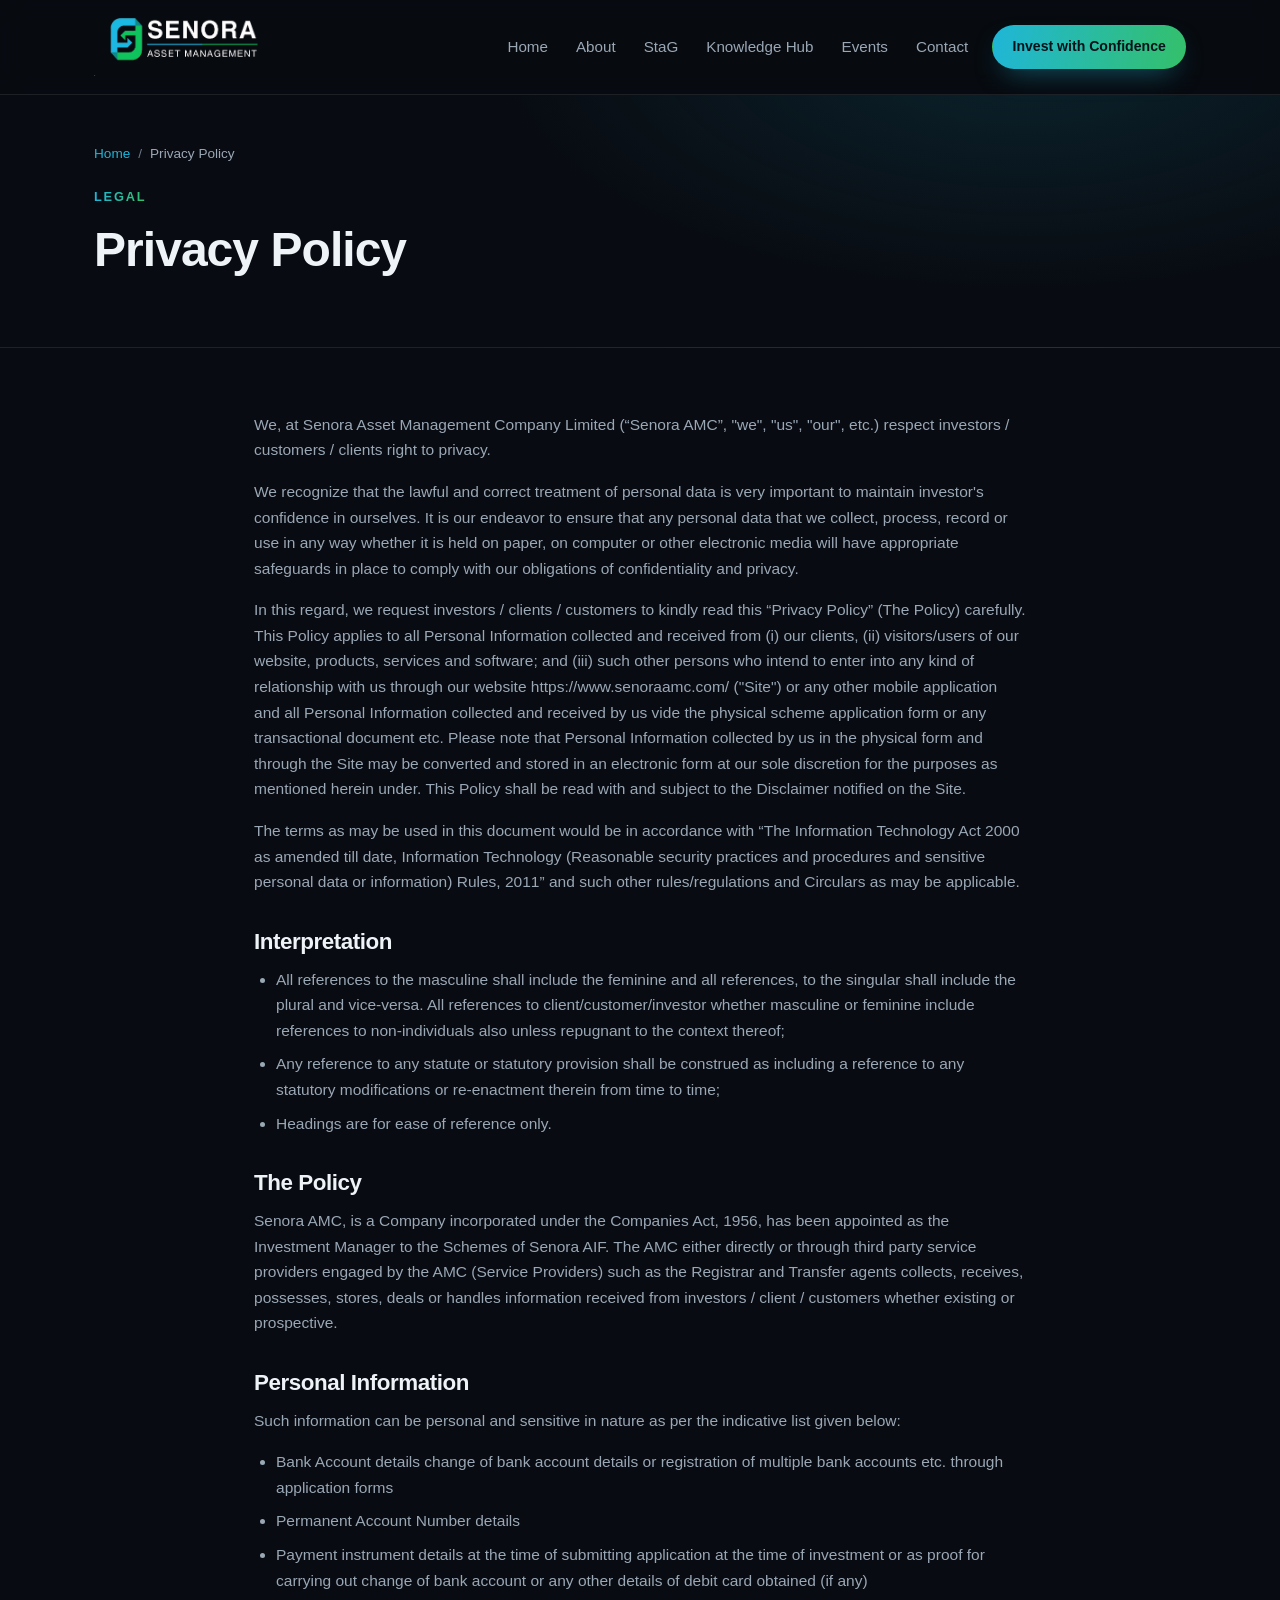
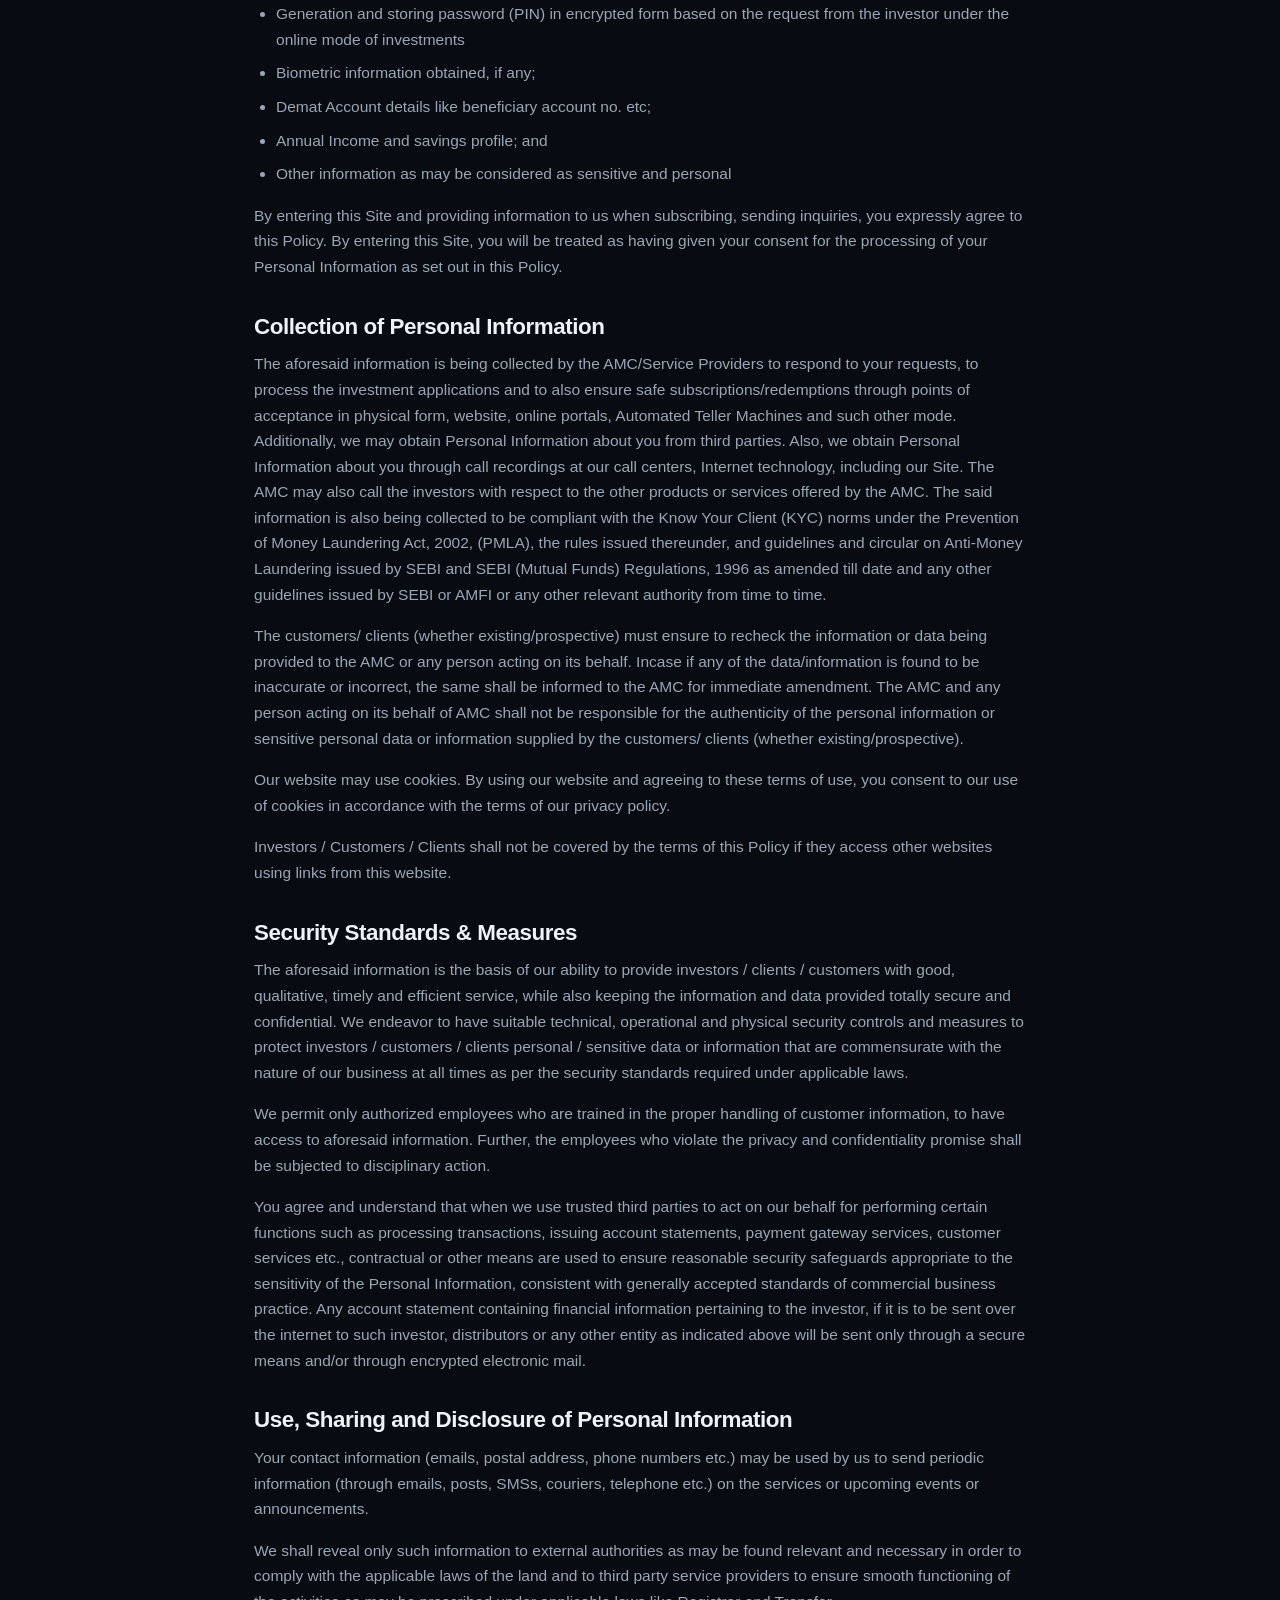
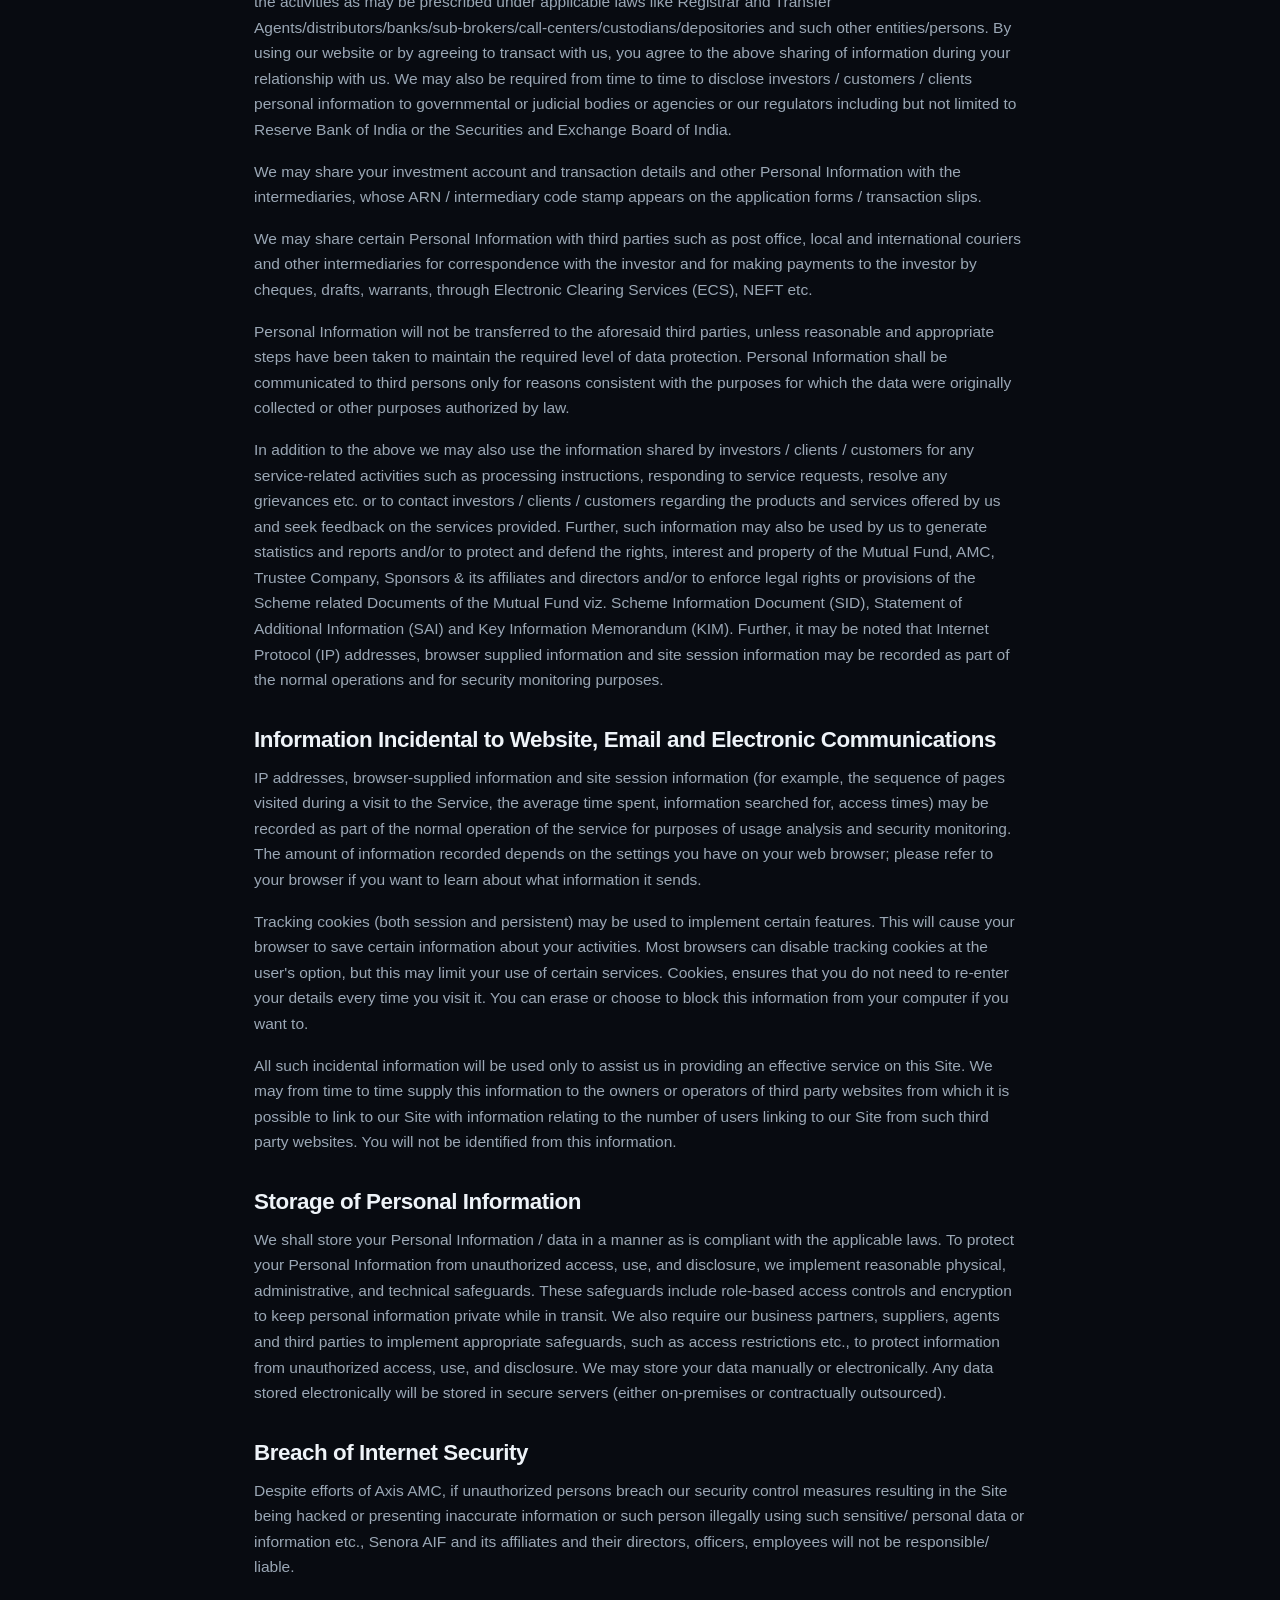
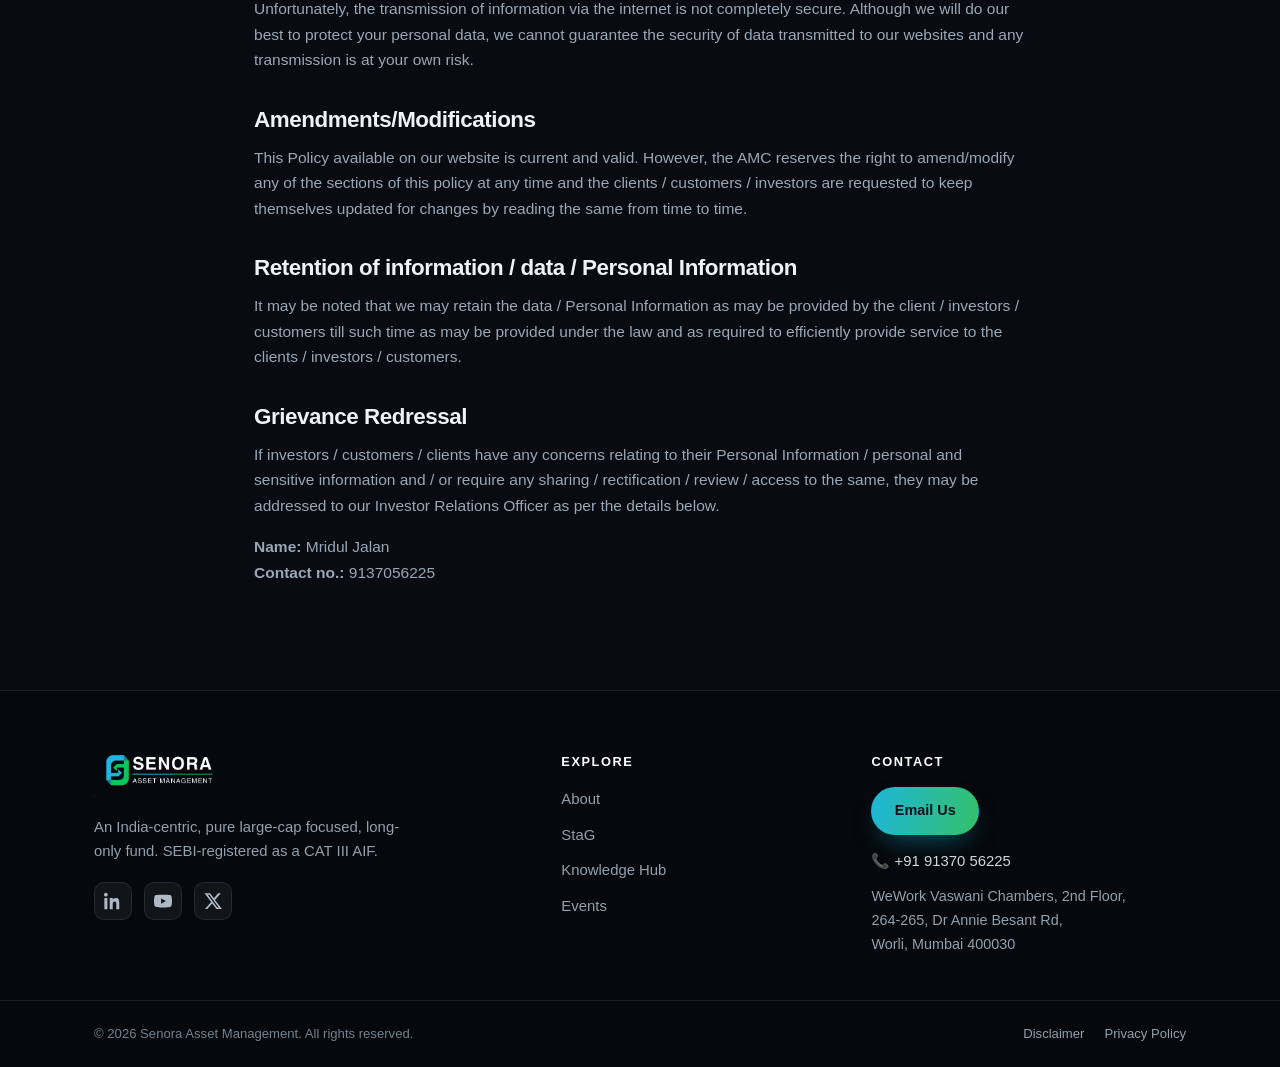
<file: privacy-policy.html>
<!DOCTYPE html>
<html lang="en">
<head>
  <meta charset="UTF-8" />
  <meta name="viewport" content="width=device-width, initial-scale=1.0" />
  <title>Privacy Policy — Senora Asset Management</title>
  <meta name="description" content="Privacy Policy of Senora Asset Management Company Limited." />
  <link rel="stylesheet" href="styles.css" />
</head>
<body>

  <header class="header">
    <div class="container header-inner">
      <a href="index.html" class="brand" aria-label="Senora Asset Management home">
        <img src="logo.png" alt="Senora Asset Management" />
      </a>
      <nav class="nav" id="nav">
        <a href="index.html">Home</a>
        <a href="index.html#about">About</a>
        <a href="index.html#stag">StaG</a>
        <a href="knowledge.html">Knowledge Hub</a>
        <a href="index.html#voices">Events</a>
        <a href="index.html#contact">Contact</a>
      </nav>
      <a href="index.html#contact" class="btn btn-solid header-cta">Invest with Confidence</a>
      <button class="burger" id="burger" aria-label="Menu"><span></span><span></span><span></span></button>
    </div>
  </header>

  <section class="subhero">
    <div class="container">
      <nav class="crumbs"><a href="index.html">Home</a><span>/</span>Privacy Policy</nav>
      <span class="kicker">Legal</span>
      <h1>Privacy Policy</h1>
    </div>
  </section>

  <main class="subpage">
    <div class="container legal">
      <p>We, at Senora Asset Management Company Limited (“Senora AMC”, "we", "us", "our", etc.) respect
        investors / customers / clients right to privacy.</p>
      <p>We recognize that the lawful and correct treatment of personal data is very important to maintain
        investor's confidence in ourselves. It is our endeavor to ensure that any personal data that we
        collect, process, record or use in any way whether it is held on paper, on computer or other
        electronic media will have appropriate safeguards in place to comply with our obligations of
        confidentiality and privacy.</p>
      <p>In this regard, we request investors / clients / customers to kindly read this “Privacy Policy”
        (The Policy) carefully. This Policy applies to all Personal Information collected and received from
        (i) our clients, (ii) visitors/users of our website, products, services and software; and (iii)
        such other persons who intend to enter into any kind of relationship with us through our website
        <a href="https://www.senoraamc.com/" target="_blank" rel="noopener">https://www.senoraamc.com/</a>
        ("Site") or any other mobile application and all Personal Information collected and received by us
        vide the physical scheme application form or any transactional document etc. Please note that
        Personal Information collected by us in the physical form and through the Site may be converted and
        stored in an electronic form at our sole discretion for the purposes as mentioned herein under.
        This Policy shall be read with and subject to the Disclaimer notified on the Site.</p>
      <p>The terms as may be used in this document would be in accordance with “The Information Technology
        Act 2000 as amended till date, Information Technology (Reasonable security practices and procedures
        and sensitive personal data or information) Rules, 2011” and such other rules/regulations and
        Circulars as may be applicable.</p>

      <h2>Interpretation</h2>
      <ul>
        <li>All references to the masculine shall include the feminine and all references, to the singular shall include the plural and vice-versa. All references to client/customer/investor whether masculine or feminine include references to non-individuals also unless repugnant to the context thereof;</li>
        <li>Any reference to any statute or statutory provision shall be construed as including a reference to any statutory modifications or re-enactment therein from time to time;</li>
        <li>Headings are for ease of reference only.</li>
      </ul>

      <h2>The Policy</h2>
      <p>Senora AMC, is a Company incorporated under the Companies Act, 1956, has been appointed as the
        Investment Manager to the Schemes of Senora AIF. The AMC either directly or through third party
        service providers engaged by the AMC (Service Providers) such as the Registrar and Transfer agents
        collects, receives, possesses, stores, deals or handles information received from investors / client
        / customers whether existing or prospective.</p>

      <h2>Personal Information</h2>
      <p>Such information can be personal and sensitive in nature as per the indicative list given below:</p>
      <ul>
        <li>Bank Account details change of bank account details or registration of multiple bank accounts etc. through application forms</li>
        <li>Permanent Account Number details</li>
        <li>Payment instrument details at the time of submitting application at the time of investment or as proof for carrying out change of bank account or any other details of debit card obtained (if any)</li>
        <li>Generation and storing password (PIN) in encrypted form based on the request from the investor under the online mode of investments</li>
        <li>Biometric information obtained, if any;</li>
        <li>Demat Account details like beneficiary account no. etc;</li>
        <li>Annual Income and savings profile; and</li>
        <li>Other information as may be considered as sensitive and personal</li>
      </ul>
      <p>By entering this Site and providing information to us when subscribing, sending inquiries, you
        expressly agree to this Policy. By entering this Site, you will be treated as having given your
        consent for the processing of your Personal Information as set out in this Policy.</p>

      <h2>Collection of Personal Information</h2>
      <p>The aforesaid information is being collected by the AMC/Service Providers to respond to your
        requests, to process the investment applications and to also ensure safe subscriptions/redemptions
        through points of acceptance in physical form, website, online portals, Automated Teller Machines
        and such other mode. Additionally, we may obtain Personal Information about you from third parties.
        Also, we obtain Personal Information about you through call recordings at our call centers, Internet
        technology, including our Site. The AMC may also call the investors with respect to the other
        products or services offered by the AMC. The said information is also being collected to be
        compliant with the Know Your Client (KYC) norms under the Prevention of Money Laundering Act, 2002,
        (PMLA), the rules issued thereunder, and guidelines and circular on Anti-Money Laundering issued by
        SEBI and SEBI (Mutual Funds) Regulations, 1996 as amended till date and any other guidelines issued
        by SEBI or AMFI or any other relevant authority from time to time.</p>
      <p>The customers/ clients (whether existing/prospective) must ensure to recheck the information or data
        being provided to the AMC or any person acting on its behalf. Incase if any of the data/information
        is found to be inaccurate or incorrect, the same shall be informed to the AMC for immediate
        amendment. The AMC and any person acting on its behalf of AMC shall not be responsible for the
        authenticity of the personal information or sensitive personal data or information supplied by the
        customers/ clients (whether existing/prospective).</p>
      <p>Our website may use cookies. By using our website and agreeing to these terms of use, you consent
        to our use of cookies in accordance with the terms of our privacy policy.</p>
      <p>Investors / Customers / Clients shall not be covered by the terms of this Policy if they access
        other websites using links from this website.</p>

      <h2>Security Standards &amp; Measures</h2>
      <p>The aforesaid information is the basis of our ability to provide investors / clients / customers
        with good, qualitative, timely and efficient service, while also keeping the information and data
        provided totally secure and confidential. We endeavor to have suitable technical, operational and
        physical security controls and measures to protect investors / customers / clients personal /
        sensitive data or information that are commensurate with the nature of our business at all times as
        per the security standards required under applicable laws.</p>
      <p>We permit only authorized employees who are trained in the proper handling of customer information,
        to have access to aforesaid information. Further, the employees who violate the privacy and
        confidentiality promise shall be subjected to disciplinary action.</p>
      <p>You agree and understand that when we use trusted third parties to act on our behalf for performing
        certain functions such as processing transactions, issuing account statements, payment gateway
        services, customer services etc., contractual or other means are used to ensure reasonable security
        safeguards appropriate to the sensitivity of the Personal Information, consistent with generally
        accepted standards of commercial business practice. Any account statement containing financial
        information pertaining to the investor, if it is to be sent over the internet to such investor,
        distributors or any other entity as indicated above will be sent only through a secure means and/or
        through encrypted electronic mail.</p>

      <h2>Use, Sharing and Disclosure of Personal Information</h2>
      <p>Your contact information (emails, postal address, phone numbers etc.) may be used by us to send
        periodic information (through emails, posts, SMSs, couriers, telephone etc.) on the services or
        upcoming events or announcements.</p>
      <p>We shall reveal only such information to external authorities as may be found relevant and necessary
        in order to comply with the applicable laws of the land and to third party service providers to
        ensure smooth functioning of the activities as may be prescribed under applicable laws like
        Registrar and Transfer Agents/distributors/banks/sub-brokers/call-centers/custodians/depositories
        and such other entities/persons. By using our website or by agreeing to transact with us, you agree
        to the above sharing of information during your relationship with us. We may also be required from
        time to time to disclose investors / customers / clients personal information to governmental or
        judicial bodies or agencies or our regulators including but not limited to Reserve Bank of India or
        the Securities and Exchange Board of India.</p>
      <p>We may share your investment account and transaction details and other Personal Information with the
        intermediaries, whose ARN / intermediary code stamp appears on the application forms / transaction
        slips.</p>
      <p>We may share certain Personal Information with third parties such as post office, local and
        international couriers and other intermediaries for correspondence with the investor and for making
        payments to the investor by cheques, drafts, warrants, through Electronic Clearing Services (ECS),
        NEFT etc.</p>
      <p>Personal Information will not be transferred to the aforesaid third parties, unless reasonable and
        appropriate steps have been taken to maintain the required level of data protection. Personal
        Information shall be communicated to third persons only for reasons consistent with the purposes for
        which the data were originally collected or other purposes authorized by law.</p>
      <p>In addition to the above we may also use the information shared by investors / clients / customers
        for any service-related activities such as processing instructions, responding to service requests,
        resolve any grievances etc. or to contact investors / clients / customers regarding the products and
        services offered by us and seek feedback on the services provided. Further, such information may also
        be used by us to generate statistics and reports and/or to protect and defend the rights, interest
        and property of the Mutual Fund, AMC, Trustee Company, Sponsors &amp; its affiliates and directors
        and/or to enforce legal rights or provisions of the Scheme related Documents of the Mutual Fund viz.
        Scheme Information Document (SID), Statement of Additional Information (SAI) and Key Information
        Memorandum (KIM). Further, it may be noted that Internet Protocol (IP) addresses, browser supplied
        information and site session information may be recorded as part of the normal operations and for
        security monitoring purposes.</p>

      <h2>Information Incidental to Website, Email and Electronic Communications</h2>
      <p>IP addresses, browser-supplied information and site session information (for example, the sequence
        of pages visited during a visit to the Service, the average time spent, information searched for,
        access times) may be recorded as part of the normal operation of the service for purposes of usage
        analysis and security monitoring. The amount of information recorded depends on the settings you
        have on your web browser; please refer to your browser if you want to learn about what information
        it sends.</p>
      <p>Tracking cookies (both session and persistent) may be used to implement certain features. This will
        cause your browser to save certain information about your activities. Most browsers can disable
        tracking cookies at the user's option, but this may limit your use of certain services. Cookies,
        ensures that you do not need to re-enter your details every time you visit it. You can erase or
        choose to block this information from your computer if you want to.</p>
      <p>All such incidental information will be used only to assist us in providing an effective service on
        this Site. We may from time to time supply this information to the owners or operators of third party
        websites from which it is possible to link to our Site with information relating to the number of
        users linking to our Site from such third party websites. You will not be identified from this
        information.</p>

      <h2>Storage of Personal Information</h2>
      <p>We shall store your Personal Information / data in a manner as is compliant with the applicable
        laws. To protect your Personal Information from unauthorized access, use, and disclosure, we
        implement reasonable physical, administrative, and technical safeguards. These safeguards include
        role-based access controls and encryption to keep personal information private while in transit. We
        also require our business partners, suppliers, agents and third parties to implement appropriate
        safeguards, such as access restrictions etc., to protect information from unauthorized access, use,
        and disclosure. We may store your data manually or electronically. Any data stored electronically
        will be stored in secure servers (either on-premises or contractually outsourced).</p>

      <h2>Breach of Internet Security</h2>
      <p>Despite efforts of Axis AMC, if unauthorized persons breach our security control measures resulting
        in the Site being hacked or presenting inaccurate information or such person illegally using such
        sensitive/ personal data or information etc., Senora AIF and its affiliates and their directors,
        officers, employees will not be responsible/ liable.</p>
      <p>Unfortunately, the transmission of information via the internet is not completely secure. Although
        we will do our best to protect your personal data, we cannot guarantee the security of data
        transmitted to our websites and any transmission is at your own risk.</p>

      <h2>Amendments/Modifications</h2>
      <p>This Policy available on our website is current and valid. However, the AMC reserves the right to
        amend/modify any of the sections of this policy at any time and the clients / customers / investors
        are requested to keep themselves updated for changes by reading the same from time to time.</p>

      <h2>Retention of information / data / Personal Information</h2>
      <p>It may be noted that we may retain the data / Personal Information as may be provided by the client /
        investors / customers till such time as may be provided under the law and as required to efficiently
        provide service to the clients / investors / customers.</p>

      <h2>Grievance Redressal</h2>
      <p>If investors / customers / clients have any concerns relating to their Personal Information /
        personal and sensitive information and / or require any sharing / rectification / review / access to
        the same, they may be addressed to our Investor Relations Officer as per the details below.</p>
      <p><strong>Name:</strong> Mridul Jalan<br />
        <strong>Contact no.:</strong> <a href="tel:+919137056225">9137056225</a></p>
    </div>
  </main>

  <footer class="footer">
    <div class="container footer-grid">
      <div>
        <a href="index.html" class="brand"><img src="logo.png" alt="Senora Asset Management" /></a>
        <p class="footer-blurb">An India-centric, pure large-cap focused, long-only fund. SEBI-registered as a CAT III AIF.</p>
        <div class="socials">
          <a href="https://www.linkedin.com/company/senora-asset-management/" target="_blank" rel="noopener" aria-label="LinkedIn"><svg viewBox="0 0 24 24"><path d="M4.98 3.5C4.98 4.88 3.87 6 2.5 6S0 4.88 0 3.5 1.12 1 2.5 1s2.48 1.12 2.48 2.5zM.5 8h4V23h-4V8zm7.5 0h3.8v2.05h.05c.53-1 1.83-2.05 3.76-2.05 4.02 0 4.76 2.65 4.76 6.1V23h-4v-6.6c0-1.57-.03-3.6-2.2-3.6-2.2 0-2.54 1.72-2.54 3.49V23h-4V8z"/></svg></a>
          <a href="https://www.youtube.com/@StaGAIF" target="_blank" rel="noopener" aria-label="YouTube"><svg viewBox="0 0 24 24"><path d="M23.5 6.2a3 3 0 0 0-2.1-2.1C19.5 3.5 12 3.5 12 3.5s-7.5 0-9.4.6A3 3 0 0 0 .5 6.2 31 31 0 0 0 0 12a31 31 0 0 0 .5 5.8 3 3 0 0 0 2.1 2.1c1.9.6 9.4.6 9.4.6s7.5 0 9.4-.6a3 3 0 0 0 2.1-2.1A31 31 0 0 0 24 12a31 31 0 0 0-.5-5.8zM9.5 15.5v-7l6.5 3.5-6.5 3.5z"/></svg></a>
          <a href="https://x.com/SenoraAIF" target="_blank" rel="noopener" aria-label="X"><svg viewBox="0 0 24 24"><path d="M18.9 1.5h3.6l-7.9 9 9.3 12.3h-7.3l-5.7-7.5-6.5 7.5H1.2l8.4-9.6L.6 1.5H8l5.2 6.9 5.7-6.9zm-1.3 19.2h2L7.1 3.6H5l12.6 17.1z"/></svg></a>
        </div>
      </div>
      <div class="footer-col">
        <h5>Explore</h5>
        <a href="index.html#about">About</a><a href="index.html#stag">StaG</a>
        <a href="knowledge.html">Knowledge Hub</a><a href="index.html#voices">Events</a>
      </div>
      <div class="footer-col">
        <h5>Contact</h5>
        <a href="mailto:mriduljalan@senoraamc.com" class="btn btn-solid email-btn">Email Us</a>
        <p class="contact-line">📞 <a href="tel:+919137056225">+91 91370 56225</a></p>
        <p class="addr">WeWork Vaswani Chambers, 2nd Floor,<br />264-265, Dr Annie Besant Rd,<br />Worli, Mumbai 400030</p>
      </div>
    </div>
    <div class="footer-bottom">
      <div class="container">
        <p>© 2026 Senora Asset Management. All rights reserved.</p>
        <div class="footer-legal"><a href="disclaimer.html">Disclaimer</a><a href="privacy-policy.html">Privacy Policy</a></div>
      </div>
    </div>
  </footer>

  <script src="script.js"></script>
</body>
</html>
</file>
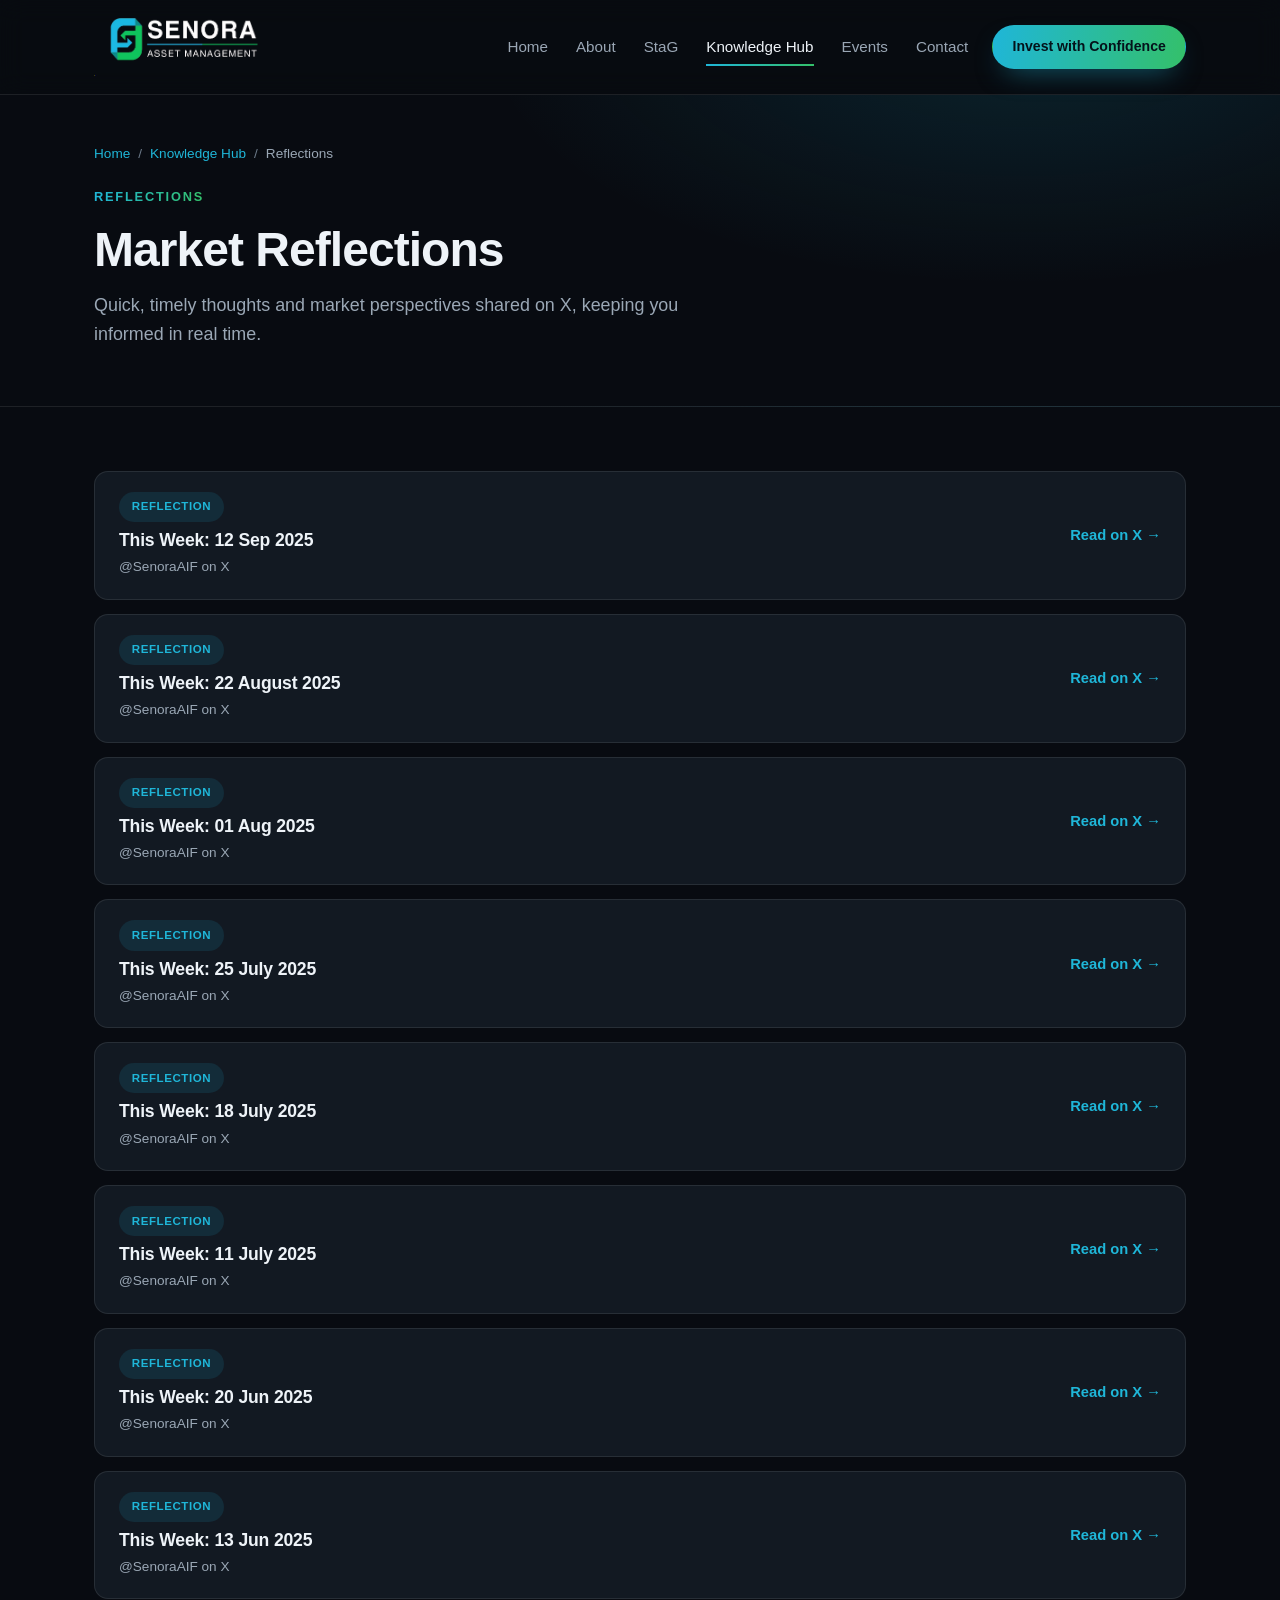
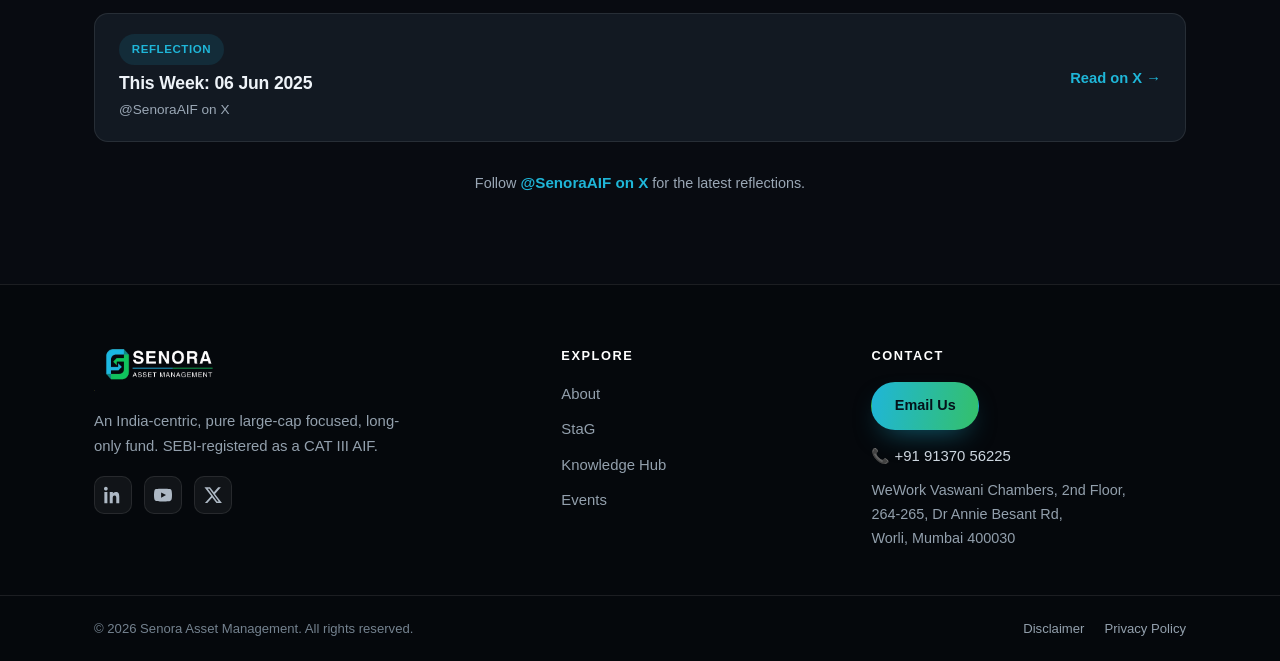
<file: reflections.html>
<!DOCTYPE html>
<html lang="en">
<head>
  <meta charset="UTF-8" />
  <meta name="viewport" content="width=device-width, initial-scale=1.0" />
  <title>Reflections — Senora Asset Management</title>
  <meta name="description" content="Quick, timely thoughts and market perspectives shared on X, keeping you informed in real time." />
  <link rel="stylesheet" href="styles.css" />
</head>
<body>

  <header class="header">
    <div class="container header-inner">
      <a href="index.html" class="brand" aria-label="Senora Asset Management home">
        <img src="logo.png" alt="Senora Asset Management" />
      </a>
      <nav class="nav" id="nav">
        <a href="index.html">Home</a>
        <a href="index.html#about">About</a>
        <a href="index.html#stag">StaG</a>
        <a href="knowledge.html" class="active">Knowledge Hub</a>
        <a href="index.html#voices">Events</a>
        <a href="index.html#contact">Contact</a>
      </nav>
      <a href="index.html#contact" class="btn btn-solid header-cta">Invest with Confidence</a>
      <button class="burger" id="burger" aria-label="Menu"><span></span><span></span><span></span></button>
    </div>
  </header>

  <section class="subhero">
    <div class="container">
      <nav class="crumbs"><a href="index.html">Home</a><span>/</span><a href="knowledge.html">Knowledge Hub</a><span>/</span>Reflections</nav>
      <span class="kicker">Reflections</span>
      <h1>Market Reflections</h1>
      <p class="lead">Quick, timely thoughts and market perspectives shared on X, keeping you informed in real time.</p>
    </div>
  </section>

  <main class="subpage">
    <div class="container">
      <div class="res-list">
        <a class="res-item" href="https://x.com/SenoraAIF/status/1966468342291546542" target="_blank" rel="noopener">
          <div class="res-main"><span class="tag">Reflection</span><h3>This Week: 12 Sep 2025</h3><span class="res-meta">@SenoraAIF on X</span></div><span class="res-go">Read on X →</span></a>
        <a class="res-item" href="https://x.com/SenoraAIF/status/1958843682825621988" target="_blank" rel="noopener">
          <div class="res-main"><span class="tag">Reflection</span><h3>This Week: 22 August 2025</h3><span class="res-meta">@SenoraAIF on X</span></div><span class="res-go">Read on X →</span></a>
        <a class="res-item" href="https://x.com/SenoraAIF/status/1951253558344438093" target="_blank" rel="noopener">
          <div class="res-main"><span class="tag">Reflection</span><h3>This Week: 01 Aug 2025</h3><span class="res-meta">@SenoraAIF on X</span></div><span class="res-go">Read on X →</span></a>
        <a class="res-item" href="https://x.com/SenoraAIF/status/1948715507441443027" target="_blank" rel="noopener">
          <div class="res-main"><span class="tag">Reflection</span><h3>This Week: 25 July 2025</h3><span class="res-meta">@SenoraAIF on X</span></div><span class="res-go">Read on X →</span></a>
        <a class="res-item" href="https://x.com/SenoraAIF/status/1946158222315819139" target="_blank" rel="noopener">
          <div class="res-main"><span class="tag">Reflection</span><h3>This Week: 18 July 2025</h3><span class="res-meta">@SenoraAIF on X</span></div><span class="res-go">Read on X →</span></a>
        <a class="res-item" href="https://x.com/SenoraAIF/status/1943640178343793015" target="_blank" rel="noopener">
          <div class="res-main"><span class="tag">Reflection</span><h3>This Week: 11 July 2025</h3><span class="res-meta">@SenoraAIF on X</span></div><span class="res-go">Read on X →</span></a>
        <a class="res-item" href="https://x.com/SenoraAIF/status/1936023145984495945" target="_blank" rel="noopener">
          <div class="res-main"><span class="tag">Reflection</span><h3>This Week: 20 Jun 2025</h3><span class="res-meta">@SenoraAIF on X</span></div><span class="res-go">Read on X →</span></a>
        <a class="res-item" href="https://x.com/SenoraAIF/status/1933482670467506511" target="_blank" rel="noopener">
          <div class="res-main"><span class="tag">Reflection</span><h3>This Week: 13 Jun 2025</h3><span class="res-meta">@SenoraAIF on X</span></div><span class="res-go">Read on X →</span></a>
        <a class="res-item" href="https://x.com/SenoraAIF/status/1930951006398951459" target="_blank" rel="noopener">
          <div class="res-main"><span class="tag">Reflection</span><h3>This Week: 06 Jun 2025</h3><span class="res-meta">@SenoraAIF on X</span></div><span class="res-go">Read on X →</span></a>
      </div>
      <p class="showmore-note">Follow <a class="link-arrow" href="https://x.com/SenoraAIF" target="_blank" rel="noopener">@SenoraAIF on X</a> for the latest reflections.</p>
    </div>
  </main>

  <footer class="footer">
    <div class="container footer-grid">
      <div>
        <a href="index.html" class="brand"><img src="logo.png" alt="Senora Asset Management" /></a>
        <p class="footer-blurb">An India-centric, pure large-cap focused, long-only fund. SEBI-registered as a CAT III AIF.</p>
        <div class="socials">
          <a href="https://www.linkedin.com/company/senora-asset-management/" target="_blank" rel="noopener" aria-label="LinkedIn"><svg viewBox="0 0 24 24"><path d="M4.98 3.5C4.98 4.88 3.87 6 2.5 6S0 4.88 0 3.5 1.12 1 2.5 1s2.48 1.12 2.48 2.5zM.5 8h4V23h-4V8zm7.5 0h3.8v2.05h.05c.53-1 1.83-2.05 3.76-2.05 4.02 0 4.76 2.65 4.76 6.1V23h-4v-6.6c0-1.57-.03-3.6-2.2-3.6-2.2 0-2.54 1.72-2.54 3.49V23h-4V8z"/></svg></a>
          <a href="https://www.youtube.com/@StaGAIF" target="_blank" rel="noopener" aria-label="YouTube"><svg viewBox="0 0 24 24"><path d="M23.5 6.2a3 3 0 0 0-2.1-2.1C19.5 3.5 12 3.5 12 3.5s-7.5 0-9.4.6A3 3 0 0 0 .5 6.2 31 31 0 0 0 0 12a31 31 0 0 0 .5 5.8 3 3 0 0 0 2.1 2.1c1.9.6 9.4.6 9.4.6s7.5 0 9.4-.6a3 3 0 0 0 2.1-2.1A31 31 0 0 0 24 12a31 31 0 0 0-.5-5.8zM9.5 15.5v-7l6.5 3.5-6.5 3.5z"/></svg></a>
          <a href="https://x.com/SenoraAIF" target="_blank" rel="noopener" aria-label="X"><svg viewBox="0 0 24 24"><path d="M18.9 1.5h3.6l-7.9 9 9.3 12.3h-7.3l-5.7-7.5-6.5 7.5H1.2l8.4-9.6L.6 1.5H8l5.2 6.9 5.7-6.9zm-1.3 19.2h2L7.1 3.6H5l12.6 17.1z"/></svg></a>
        </div>
      </div>
      <div class="footer-col">
        <h5>Explore</h5>
        <a href="index.html#about">About</a><a href="index.html#stag">StaG</a>
        <a href="knowledge.html">Knowledge Hub</a><a href="index.html#voices">Events</a>
      </div>
      <div class="footer-col">
        <h5>Contact</h5>
        <a href="mailto:mriduljalan@senoraamc.com" class="btn btn-solid email-btn">Email Us</a>
        <p class="contact-line">📞 <a href="tel:+919137056225">+91 91370 56225</a></p>
        <p class="addr">WeWork Vaswani Chambers, 2nd Floor,<br />264-265, Dr Annie Besant Rd,<br />Worli, Mumbai 400030</p>
      </div>
    </div>
    <div class="footer-bottom">
      <div class="container">
        <p>© 2026 Senora Asset Management. All rights reserved.</p>
        <div class="footer-legal"><a href="disclaimer.html">Disclaimer</a><a href="privacy-policy.html">Privacy Policy</a></div>
      </div>
    </div>
  </footer>

  <script src="script.js"></script>
</body>
</html>
</file>
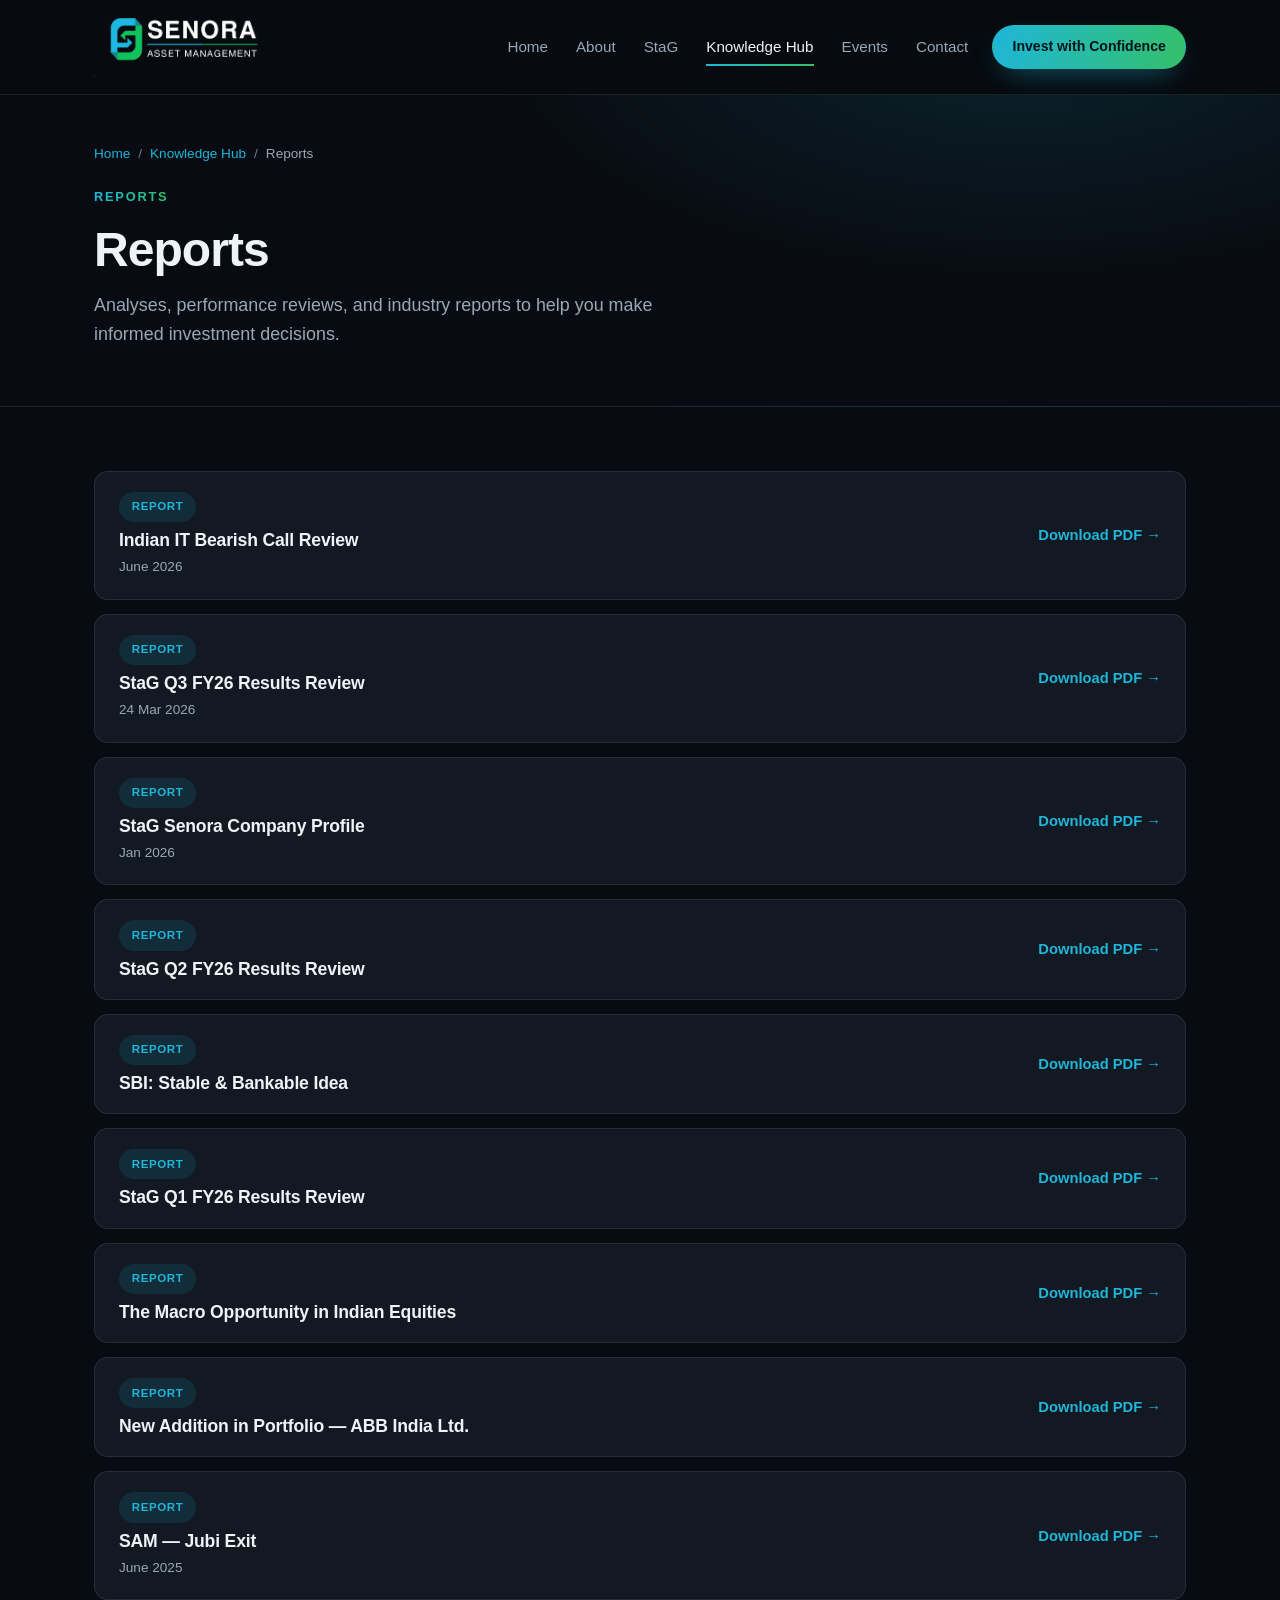
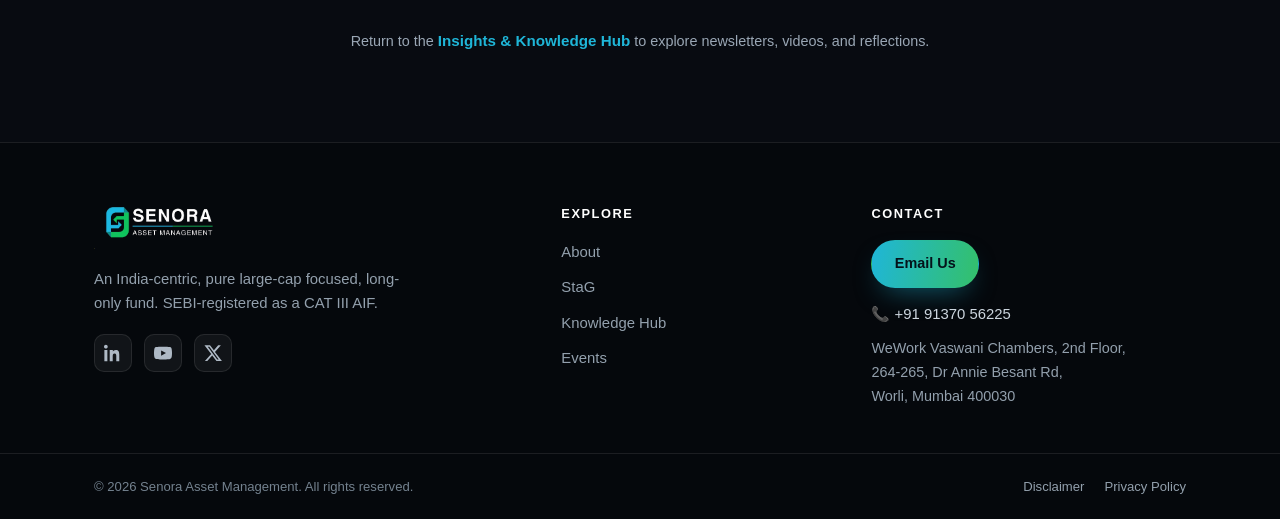
<file: reports.html>
<!DOCTYPE html>
<html lang="en">
<head>
  <meta charset="UTF-8" />
  <meta name="viewport" content="width=device-width, initial-scale=1.0" />
  <title>Reports — Senora Asset Management</title>
  <meta name="description" content="Analyses, performance reviews, and industry reports to help you make informed investment decisions." />
  <link rel="stylesheet" href="styles.css" />
</head>
<body>

  <header class="header">
    <div class="container header-inner">
      <a href="index.html" class="brand" aria-label="Senora Asset Management home">
        <img src="logo.png" alt="Senora Asset Management" />
      </a>
      <nav class="nav" id="nav">
        <a href="index.html">Home</a>
        <a href="index.html#about">About</a>
        <a href="index.html#stag">StaG</a>
        <a href="knowledge.html" class="active">Knowledge Hub</a>
        <a href="index.html#voices">Events</a>
        <a href="index.html#contact">Contact</a>
      </nav>
      <a href="index.html#contact" class="btn btn-solid header-cta">Invest with Confidence</a>
      <button class="burger" id="burger" aria-label="Menu"><span></span><span></span><span></span></button>
    </div>
  </header>

  <section class="subhero">
    <div class="container">
      <nav class="crumbs"><a href="index.html">Home</a><span>/</span><a href="knowledge.html">Knowledge Hub</a><span>/</span>Reports</nav>
      <span class="kicker">Reports</span>
      <h1>Reports</h1>
      <p class="lead">Analyses, performance reviews, and industry reports to help you make informed investment decisions.</p>
    </div>
  </section>

  <main class="subpage">
    <div class="container">
      <div class="res-list">
        <a class="res-item" href="files/bc34dc_0d1b13c9cae4404eb41ca7eb5c10a264.pdf" download>
          <div class="res-main"><span class="tag">Report</span><h3>Indian IT Bearish Call Review</h3><span class="res-meta">June 2026</span></div><span class="res-go">Download PDF →</span></a>
        <a class="res-item" href="files/bc34dc_80cc429ebd5a41d59619b5a4e85ad695.pdf" download>
          <div class="res-main"><span class="tag">Report</span><h3>StaG Q3 FY26 Results Review</h3><span class="res-meta">24 Mar 2026</span></div><span class="res-go">Download PDF →</span></a>
        <a class="res-item" href="files/bc34dc_74165fb74dcc4ee6a76ec017ce731129.pdf" download>
          <div class="res-main"><span class="tag">Report</span><h3>StaG Senora Company Profile</h3><span class="res-meta">Jan 2026</span></div><span class="res-go">Download PDF →</span></a>
        <a class="res-item" href="files/bc34dc_741f80db080c43b2a602b3b5674d465a.pdf" download>
          <div class="res-main"><span class="tag">Report</span><h3>StaG Q2 FY26 Results Review</h3></div><span class="res-go">Download PDF →</span></a>
        <a class="res-item" href="files/56c112_8f04fcb8ee9f4e8fac9cc3a27988d5d6.pdf" download>
          <div class="res-main"><span class="tag">Report</span><h3>SBI: Stable &amp; Bankable Idea</h3></div><span class="res-go">Download PDF →</span></a>
        <a class="res-item" href="files/56c112_f1ce087cb5dc4fbc81a2644e50f17c9e.pdf" download>
          <div class="res-main"><span class="tag">Report</span><h3>StaG Q1 FY26 Results Review</h3></div><span class="res-go">Download PDF →</span></a>
        <a class="res-item" href="files/56c112_0d743cc27cf5431ea6106a161f053096.pdf" download>
          <div class="res-main"><span class="tag">Report</span><h3>The Macro Opportunity in Indian Equities</h3></div><span class="res-go">Download PDF →</span></a>
        <a class="res-item" href="files/56c112_9e849d9ce9544a74983d19cf4a340274.pdf" download>
          <div class="res-main"><span class="tag">Report</span><h3>New Addition in Portfolio — ABB India Ltd.</h3></div><span class="res-go">Download PDF →</span></a>
        <a class="res-item" href="files/56c112_ec982df899774a50a7775edd39733ede.pdf" download>
          <div class="res-main"><span class="tag">Report</span><h3>SAM — Jubi Exit</h3><span class="res-meta">June 2025</span></div><span class="res-go">Download PDF →</span></a>
      </div>
      <p class="showmore-note">Return to the <a class="link-arrow" href="knowledge.html">Insights &amp; Knowledge Hub</a> to explore newsletters, videos, and reflections.</p>
    </div>
  </main>

  <footer class="footer">
    <div class="container footer-grid">
      <div>
        <a href="index.html" class="brand"><img src="logo.png" alt="Senora Asset Management" /></a>
        <p class="footer-blurb">An India-centric, pure large-cap focused, long-only fund. SEBI-registered as a CAT III AIF.</p>
        <div class="socials">
          <a href="https://www.linkedin.com/company/senora-asset-management/" target="_blank" rel="noopener" aria-label="LinkedIn"><svg viewBox="0 0 24 24"><path d="M4.98 3.5C4.98 4.88 3.87 6 2.5 6S0 4.88 0 3.5 1.12 1 2.5 1s2.48 1.12 2.48 2.5zM.5 8h4V23h-4V8zm7.5 0h3.8v2.05h.05c.53-1 1.83-2.05 3.76-2.05 4.02 0 4.76 2.65 4.76 6.1V23h-4v-6.6c0-1.57-.03-3.6-2.2-3.6-2.2 0-2.54 1.72-2.54 3.49V23h-4V8z"/></svg></a>
          <a href="https://www.youtube.com/@StaGAIF" target="_blank" rel="noopener" aria-label="YouTube"><svg viewBox="0 0 24 24"><path d="M23.5 6.2a3 3 0 0 0-2.1-2.1C19.5 3.5 12 3.5 12 3.5s-7.5 0-9.4.6A3 3 0 0 0 .5 6.2 31 31 0 0 0 0 12a31 31 0 0 0 .5 5.8 3 3 0 0 0 2.1 2.1c1.9.6 9.4.6 9.4.6s7.5 0 9.4-.6a3 3 0 0 0 2.1-2.1A31 31 0 0 0 24 12a31 31 0 0 0-.5-5.8zM9.5 15.5v-7l6.5 3.5-6.5 3.5z"/></svg></a>
          <a href="https://x.com/SenoraAIF" target="_blank" rel="noopener" aria-label="X"><svg viewBox="0 0 24 24"><path d="M18.9 1.5h3.6l-7.9 9 9.3 12.3h-7.3l-5.7-7.5-6.5 7.5H1.2l8.4-9.6L.6 1.5H8l5.2 6.9 5.7-6.9zm-1.3 19.2h2L7.1 3.6H5l12.6 17.1z"/></svg></a>
        </div>
      </div>
      <div class="footer-col">
        <h5>Explore</h5>
        <a href="index.html#about">About</a><a href="index.html#stag">StaG</a>
        <a href="knowledge.html">Knowledge Hub</a><a href="index.html#voices">Events</a>
      </div>
      <div class="footer-col">
        <h5>Contact</h5>
        <a href="mailto:mriduljalan@senoraamc.com" class="btn btn-solid email-btn">Email Us</a>
        <p class="contact-line">📞 <a href="tel:+919137056225">+91 91370 56225</a></p>
        <p class="addr">WeWork Vaswani Chambers, 2nd Floor,<br />264-265, Dr Annie Besant Rd,<br />Worli, Mumbai 400030</p>
      </div>
    </div>
    <div class="footer-bottom">
      <div class="container">
        <p>© 2026 Senora Asset Management. All rights reserved.</p>
        <div class="footer-legal"><a href="disclaimer.html">Disclaimer</a><a href="privacy-policy.html">Privacy Policy</a></div>
      </div>
    </div>
  </footer>

  <script src="script.js"></script>
</body>
</html>
</file>
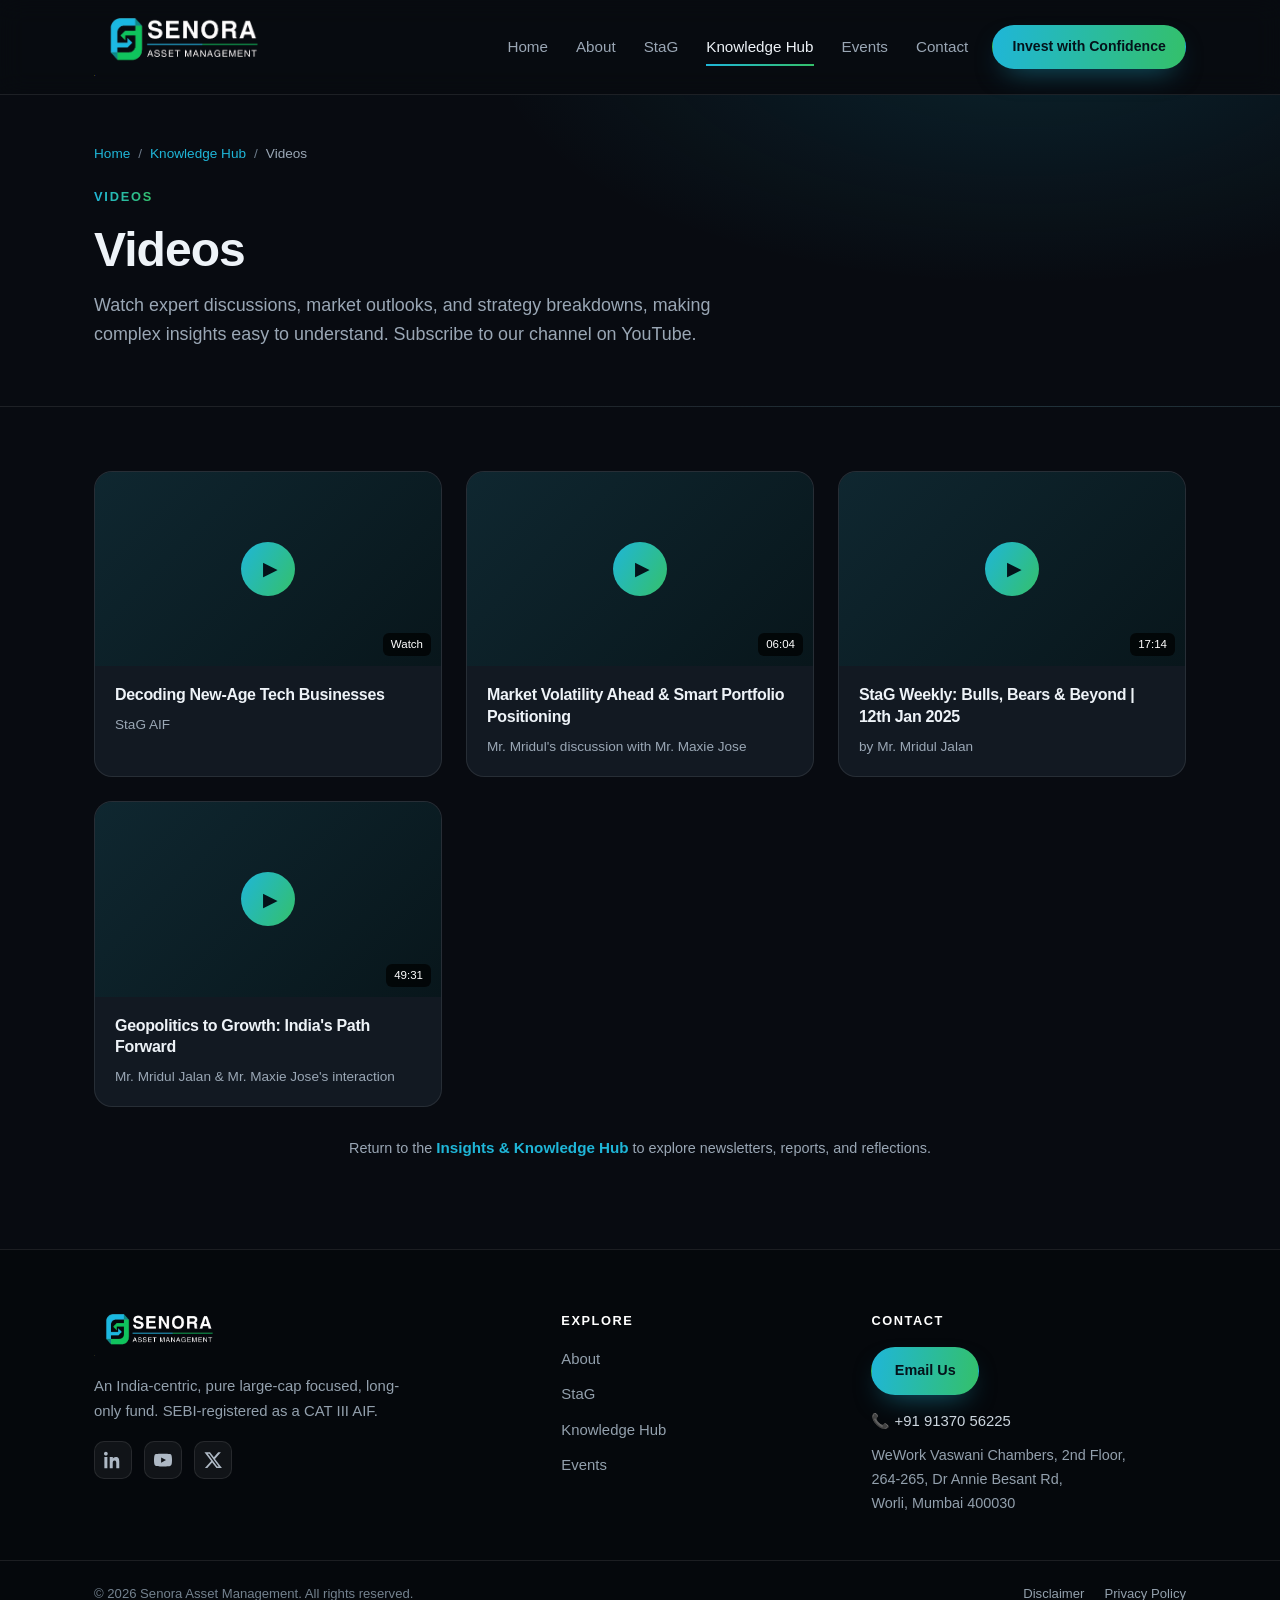
<file: videos.html>
<!DOCTYPE html>
<html lang="en">
<head>
  <meta charset="UTF-8" />
  <meta name="viewport" content="width=device-width, initial-scale=1.0" />
  <title>Videos — Senora Asset Management</title>
  <meta name="description" content="Watch expert discussions, market outlooks, and strategy breakdowns, making complex insights easy to understand." />
  <link rel="stylesheet" href="styles.css" />
</head>
<body>

  <header class="header">
    <div class="container header-inner">
      <a href="index.html" class="brand" aria-label="Senora Asset Management home">
        <img src="logo.png" alt="Senora Asset Management" />
      </a>
      <nav class="nav" id="nav">
        <a href="index.html">Home</a>
        <a href="index.html#about">About</a>
        <a href="index.html#stag">StaG</a>
        <a href="knowledge.html" class="active">Knowledge Hub</a>
        <a href="index.html#voices">Events</a>
        <a href="index.html#contact">Contact</a>
      </nav>
      <a href="index.html#contact" class="btn btn-solid header-cta">Invest with Confidence</a>
      <button class="burger" id="burger" aria-label="Menu"><span></span><span></span><span></span></button>
    </div>
  </header>

  <section class="subhero">
    <div class="container">
      <nav class="crumbs"><a href="index.html">Home</a><span>/</span><a href="knowledge.html">Knowledge Hub</a><span>/</span>Videos</nav>
      <span class="kicker">Videos</span>
      <h1>Videos</h1>
      <p class="lead">Watch expert discussions, market outlooks, and strategy breakdowns, making complex insights easy to understand. Subscribe to our channel on YouTube.</p>
    </div>
  </section>

  <main class="subpage">
    <div class="container">
      <div class="video-grid">
        <a class="video-card" href="https://www.youtube.com/watch?v=xhv1laVdews" target="_blank" rel="noopener">
          <div class="video-thumb"><span class="play">▶</span><span class="video-dur">Watch</span></div>
          <div class="video-body"><h3>Decoding New-Age Tech Businesses</h3><p class="res-meta">StaG AIF</p></div>
        </a>
        <a class="video-card" href="https://www.youtube.com/results?search_query=Senora+StaG+Market+Volatility+Ahead+Smart+Portfolio+Positioning+Mridul+Maxie+Jose" target="_blank" rel="noopener">
          <div class="video-thumb"><span class="play">▶</span><span class="video-dur">06:04</span></div>
          <div class="video-body"><h3>Market Volatility Ahead &amp; Smart Portfolio Positioning</h3><p class="res-meta">Mr. Mridul's discussion with Mr. Maxie Jose</p></div>
        </a>
        <a class="video-card" href="https://www.youtube.com/results?search_query=StaG+Weekly+Bulls+Bears+Beyond+Mridul+Jalan+12+Jan+2025" target="_blank" rel="noopener">
          <div class="video-thumb"><span class="play">▶</span><span class="video-dur">17:14</span></div>
          <div class="video-body"><h3>StaG Weekly: Bulls, Bears &amp; Beyond | 12th Jan 2025</h3><p class="res-meta">by Mr. Mridul Jalan</p></div>
        </a>
        <a class="video-card" href="https://www.youtube.com/results?search_query=Senora+StaG+Geopolitics+to+Growth+India+Path+Forward+Mridul+Jalan+Maxie+Jose" target="_blank" rel="noopener">
          <div class="video-thumb"><span class="play">▶</span><span class="video-dur">49:31</span></div>
          <div class="video-body"><h3>Geopolitics to Growth: India's Path Forward</h3><p class="res-meta">Mr. Mridul Jalan &amp; Mr. Maxie Jose's interaction</p></div>
        </a>
      </div>
      <p class="showmore-note">Return to the <a class="link-arrow" href="knowledge.html">Insights &amp; Knowledge Hub</a> to explore newsletters, reports, and reflections.</p>
    </div>
  </main>

  <footer class="footer">
    <div class="container footer-grid">
      <div>
        <a href="index.html" class="brand"><img src="logo.png" alt="Senora Asset Management" /></a>
        <p class="footer-blurb">An India-centric, pure large-cap focused, long-only fund. SEBI-registered as a CAT III AIF.</p>
        <div class="socials">
          <a href="https://www.linkedin.com/company/senora-asset-management/" target="_blank" rel="noopener" aria-label="LinkedIn"><svg viewBox="0 0 24 24"><path d="M4.98 3.5C4.98 4.88 3.87 6 2.5 6S0 4.88 0 3.5 1.12 1 2.5 1s2.48 1.12 2.48 2.5zM.5 8h4V23h-4V8zm7.5 0h3.8v2.05h.05c.53-1 1.83-2.05 3.76-2.05 4.02 0 4.76 2.65 4.76 6.1V23h-4v-6.6c0-1.57-.03-3.6-2.2-3.6-2.2 0-2.54 1.72-2.54 3.49V23h-4V8z"/></svg></a>
          <a href="https://www.youtube.com/@StaGAIF" target="_blank" rel="noopener" aria-label="YouTube"><svg viewBox="0 0 24 24"><path d="M23.5 6.2a3 3 0 0 0-2.1-2.1C19.5 3.5 12 3.5 12 3.5s-7.5 0-9.4.6A3 3 0 0 0 .5 6.2 31 31 0 0 0 0 12a31 31 0 0 0 .5 5.8 3 3 0 0 0 2.1 2.1c1.9.6 9.4.6 9.4.6s7.5 0 9.4-.6a3 3 0 0 0 2.1-2.1A31 31 0 0 0 24 12a31 31 0 0 0-.5-5.8zM9.5 15.5v-7l6.5 3.5-6.5 3.5z"/></svg></a>
          <a href="https://x.com/SenoraAIF" target="_blank" rel="noopener" aria-label="X"><svg viewBox="0 0 24 24"><path d="M18.9 1.5h3.6l-7.9 9 9.3 12.3h-7.3l-5.7-7.5-6.5 7.5H1.2l8.4-9.6L.6 1.5H8l5.2 6.9 5.7-6.9zm-1.3 19.2h2L7.1 3.6H5l12.6 17.1z"/></svg></a>
        </div>
      </div>
      <div class="footer-col">
        <h5>Explore</h5>
        <a href="index.html#about">About</a><a href="index.html#stag">StaG</a>
        <a href="knowledge.html">Knowledge Hub</a><a href="index.html#voices">Events</a>
      </div>
      <div class="footer-col">
        <h5>Contact</h5>
        <a href="mailto:mriduljalan@senoraamc.com" class="btn btn-solid email-btn">Email Us</a>
        <p class="contact-line">📞 <a href="tel:+919137056225">+91 91370 56225</a></p>
        <p class="addr">WeWork Vaswani Chambers, 2nd Floor,<br />264-265, Dr Annie Besant Rd,<br />Worli, Mumbai 400030</p>
      </div>
    </div>
    <div class="footer-bottom">
      <div class="container">
        <p>© 2026 Senora Asset Management. All rights reserved.</p>
        <div class="footer-legal"><a href="disclaimer.html">Disclaimer</a><a href="privacy-policy.html">Privacy Policy</a></div>
      </div>
    </div>
  </footer>

  <script src="script.js"></script>
</body>
</html>
</file>
<file: styles.css>
/* ===================================================================
   Senora Asset Management — Dark theme (brand: black + cyan + green)
   =================================================================== */
:root{
  --bg:#080b11;            /* page background (near-black) */
  --bg-2:#0d121a;          /* alternating section */
  --bg-3:#111822;          /* deep panel */
  --card:#121922;          /* cards */
  --card-2:#16202b;
  --ink:#eef3f8;           /* primary text */
  --muted:#9aa7b5;         /* secondary text */
  --faint:#6c7a89;
  --cyan:#1fb6d8;          /* brand cyan */
  --cyan-deep:#159fbe;
  --green:#34c06a;         /* brand green */
  --green-deep:#26a557;
  --line:rgba(255,255,255,.09);
  --line-2:rgba(255,255,255,.14);
  /* StaG component colour coding */
  --stag-structural:#1fb6d8;
  --stag-medium:#34c06a;
  --stag-contra:#e0a83d;
  --stag-momentum:#9b7bff;
  --shadow:0 24px 60px -28px rgba(0,0,0,.8);
  --radius:18px;
  --maxw:1140px;
}

*{box-sizing:border-box;margin:0;padding:0}
html{scroll-behavior:smooth}
body{
  font-family:"Segoe UI",-apple-system,BlinkMacSystemFont,Roboto,Helvetica,Arial,sans-serif;
  color:var(--ink);
  background:var(--bg);
  line-height:1.65;
  -webkit-font-smoothing:antialiased;
}
.container{width:100%;max-width:var(--maxw);margin:0 auto;padding:0 24px}
h1,h2,h3,h4,h5{line-height:1.15;letter-spacing:-.02em;font-weight:700;color:var(--ink)}
h1{font-size:clamp(2.4rem,5.5vw,4rem)}
h2{font-size:clamp(1.8rem,3.6vw,2.7rem)}
a{color:inherit;text-decoration:none}
img{max-width:100%;display:block}

/* ---------- Buttons ---------- */
.btn{display:inline-flex;align-items:center;justify-content:center;font-weight:600;font-size:.95rem;
  border-radius:999px;padding:.85rem 1.7rem;cursor:pointer;border:1.5px solid transparent;
  transition:transform .15s ease, box-shadow .2s ease, background .2s ease, color .2s ease, border-color .2s}
.btn:hover{transform:translateY(-2px)}
.btn-solid{background:linear-gradient(100deg,var(--cyan),var(--green));color:#04121a;
  box-shadow:0 12px 28px -12px rgba(31,182,216,.55)}
.btn-solid:hover{filter:brightness(1.07)}
.btn-line{border-color:var(--line-2);color:var(--ink);background:transparent}
.btn-line:hover{border-color:var(--cyan);color:var(--cyan)}
.btn-light{background:var(--ink);color:#06121a}
.btn-light:hover{background:#fff}
.link-arrow{color:var(--cyan);font-weight:600;font-size:.95rem}
.link-arrow:hover{color:var(--green)}

/* ---------- Header ---------- */
.header{position:sticky;top:0;z-index:50;background:rgba(8,11,17,.82);
  backdrop-filter:blur(12px);border-bottom:1px solid var(--line)}
.header-inner{display:flex;align-items:center;gap:24px;height:94px}
.brand{display:flex;align-items:center}
.brand img{height:58px;width:auto}
.nav{display:flex;gap:28px;margin-left:auto;font-size:.95rem;font-weight:500}
.nav a{color:var(--muted);position:relative;padding:4px 0}
.nav a:hover{color:var(--ink)}
.nav a::after{content:"";position:absolute;left:0;bottom:-2px;height:2px;width:0;
  background:linear-gradient(90deg,var(--cyan),var(--green));transition:width .2s}
.nav a:hover::after,.nav a.active::after{width:100%}
.nav a.active{color:var(--ink)}
.header-cta{padding:.6rem 1.2rem;font-size:.88rem}
.burger{display:none;flex-direction:column;gap:5px;background:none;border:0;cursor:pointer;padding:6px}
.burger span{width:24px;height:2px;background:var(--ink);border-radius:2px;transition:.25s}

/* ---------- Hero ---------- */
.hero{position:relative;overflow:hidden;
  background:radial-gradient(1000px 520px at 82% -8%, rgba(31,182,216,.16), transparent 60%),
             radial-gradient(800px 420px at 10% 110%, rgba(52,192,106,.12), transparent 60%),
             var(--bg)}
.hero-grid{display:grid;grid-template-columns:1.05fr .95fr;gap:56px;align-items:center;padding:80px 24px 56px}
.pill{display:inline-block;background:rgba(31,182,216,.12);color:var(--cyan);font-weight:600;
  font-size:.78rem;letter-spacing:.05em;padding:.45rem 1rem;border-radius:999px;text-transform:uppercase;
  border:1px solid rgba(31,182,216,.25)}
.hero-copy h1{margin:20px 0 18px}
.grad{background:linear-gradient(100deg,var(--cyan),var(--green));-webkit-background-clip:text;background-clip:text;color:transparent}
.lead{color:var(--muted);font-size:1.12rem;max-width:50ch}
.hero-actions{display:flex;gap:14px;margin-top:30px;flex-wrap:wrap}

.hero-panel{position:relative;display:flex;justify-content:center;align-items:center;min-height:340px}
.orb{position:absolute;width:320px;height:320px;border-radius:50%;
  background:radial-gradient(circle at 35% 30%,var(--cyan),var(--green));filter:blur(20px);opacity:.22}
.chart-card{position:relative;width:100%;max-width:380px;background:var(--card);border:1px solid var(--line);
  border-radius:var(--radius);box-shadow:var(--shadow);padding:22px}
.chart-head{display:flex;justify-content:space-between;font-size:.85rem;font-weight:600;color:var(--muted)}
.chart-head .up{color:var(--green)}
.spark{width:100%;height:130px;display:block;margin:14px 0 6px}
.chart-foot{display:grid;grid-template-columns:repeat(3,1fr);gap:8px;border-top:1px solid var(--line);padding-top:14px}
.chart-foot div{display:flex;flex-direction:column}
.chart-foot b{font-size:.8rem}
.chart-foot span{font-size:.7rem;color:var(--muted)}

.stat-bar{display:grid;grid-template-columns:repeat(4,1fr);gap:0;
  border-top:1px solid var(--line);border-bottom:1px solid var(--line);
  padding:30px 0;margin:36px 0 4px;position:relative;z-index:2}
.stat{text-align:center;padding:2px 18px;border-left:1px solid var(--line)}
.stat:first-child{border-left:0}
.stat b{display:block;font-size:1.7rem;background:linear-gradient(100deg,var(--cyan),var(--green));
  -webkit-background-clip:text;background-clip:text;color:transparent}
.stat span{font-size:.82rem;color:var(--muted);letter-spacing:.02em}

/* ---------- Newsletter strip ---------- */
.strip{background:var(--bg);padding:56px 0 0}
.strip-inner{background:linear-gradient(120deg,rgba(31,182,216,.1),rgba(52,192,106,.08));
  border:1px solid var(--line);border-radius:var(--radius);padding:30px 36px;
  display:flex;align-items:center;justify-content:space-between;gap:24px;flex-wrap:wrap}
.strip-inner p{font-size:1.05rem}
.strip-form{display:flex;gap:10px}
.strip-form input{padding:.8rem 1.1rem;border:1px solid var(--line-2);border-radius:999px;
  min-width:240px;font-size:.95rem;background:rgba(255,255,255,.04);color:var(--ink)}
.strip-form input::placeholder{color:var(--faint)}
.strip-form input:focus{outline:none;border-color:var(--cyan)}

/* ---------- Sections ---------- */
.section{padding:88px 0}
.section-tint{background:var(--bg-2)}
.section-deep{background:linear-gradient(160deg,#0b1119,#070a0f)}
.kicker{display:inline-block;font-weight:700;font-size:.8rem;letter-spacing:.14em;text-transform:uppercase;
  margin-bottom:14px;background:linear-gradient(90deg,var(--cyan),var(--green));
  -webkit-background-clip:text;background-clip:text;color:transparent}
.head{display:flex;justify-content:space-between;align-items:flex-end;gap:24px;margin-bottom:46px}
.head.center{flex-direction:column;text-align:center;align-items:center;max-width:760px;margin:0 auto 52px}
.muted{color:var(--muted)}

/* ---------- About ---------- */
.about-intro{max-width:760px;margin-bottom:48px}
.about-intro p{color:var(--muted);margin-top:16px;font-size:1.05rem}

.founder{display:grid;grid-template-columns:.85fr 1.15fr;gap:44px;align-items:center;
  background:var(--card);border:1px solid var(--line);border-radius:var(--radius);padding:32px;margin-bottom:56px}
.founder-photo{border-radius:14px;overflow:hidden;border:1px solid var(--line);
  background:linear-gradient(160deg,#0e1620,#0a0f16)}
.founder-photo img{width:100%;height:auto}
.founder-body .role{color:var(--cyan);font-weight:600;font-size:.9rem;letter-spacing:.03em;margin-bottom:6px}
.founder-body h3{font-size:1.6rem;margin-bottom:14px}
.founder-body p{color:var(--muted)}

.mv-grid{display:grid;grid-template-columns:1fr 1fr;gap:24px;margin-bottom:56px}
.mv-card{background:var(--card);border:1px solid var(--line);border-radius:var(--radius);padding:30px 28px;
  position:relative;overflow:hidden}
.mv-card::before{content:"";position:absolute;top:0;left:0;width:100%;height:3px;
  background:linear-gradient(90deg,var(--cyan),var(--green))}
.mv-ico{width:46px;height:46px;border-radius:12px;display:grid;place-items:center;font-size:1.3rem;
  background:rgba(31,182,216,.12);margin-bottom:16px}
.mv-card h3{font-size:1.25rem;margin-bottom:10px}
.mv-card .tagline{color:var(--ink);font-weight:600;margin-bottom:12px;font-size:1.02rem}
.mv-card p{color:var(--muted);font-size:.96rem}

.pillars{display:grid;grid-template-columns:repeat(3,1fr);gap:18px}
.pillar{background:var(--card);border:1px solid var(--line);border-radius:14px;padding:26px;
  transition:transform .18s,box-shadow .2s,border-color .2s}
.pillar:hover{transform:translateY(-5px);box-shadow:var(--shadow);border-color:var(--line-2)}
.pillar-no{display:inline-grid;place-items:center;font-weight:800;color:#04121a;font-size:1rem;
  width:42px;height:42px;border-radius:12px;background:linear-gradient(120deg,var(--cyan),var(--green));margin-bottom:16px}
.pillar h3{font-size:1.15rem;margin-bottom:6px}
.pillar p{color:var(--muted);font-size:.95rem}

/* ---------- StaG framework ---------- */
.section-deep h2,.section-deep h4{color:#fff}
.section-deep .lead{color:#b7c3cf}
.stag-grid{display:grid;grid-template-columns:repeat(4,1fr);gap:20px;margin-bottom:40px}
.alloc-card{background:var(--card);border:1px solid var(--line);border-radius:var(--radius);padding:26px 22px;
  border-top:3px solid var(--c);transition:transform .18s,box-shadow .2s}
.alloc-card:hover{transform:translateY(-6px);box-shadow:var(--shadow)}
.alloc-pct{font-size:2rem;font-weight:800;color:var(--c);letter-spacing:-.02em}
.alloc-card h4{font-size:1.1rem;margin:6px 0 10px}
.alloc-card .alloc-tag{display:inline-block;font-size:.72rem;text-transform:uppercase;letter-spacing:.06em;
  color:var(--c);border:1px solid var(--c);border-radius:999px;padding:2px 10px;margin-bottom:12px;opacity:.9}
.alloc-card p{color:var(--muted);font-size:.9rem}
.stag-note{display:flex;flex-wrap:wrap;gap:14px;justify-content:center;margin:0 auto 36px;max-width:820px}
.stag-chip{background:rgba(255,255,255,.05);border:1px solid var(--line);border-radius:999px;
  padding:.5rem 1.1rem;font-size:.85rem;color:#c3cedb}
.stag-chip b{color:#fff}

/* ---------- Knowledge cards ---------- */
.cards{display:grid;grid-template-columns:repeat(4,1fr);gap:22px}
.card{background:var(--card);border:1px solid var(--line);border-radius:var(--radius);padding:26px 24px;
  display:flex;flex-direction:column;gap:12px;transition:transform .18s,box-shadow .2s,border-color .2s}
.card:hover{transform:translateY(-6px);box-shadow:var(--shadow);border-color:var(--line-2)}
.tag{align-self:flex-start;background:rgba(31,182,216,.12);color:var(--cyan);font-weight:600;font-size:.72rem;
  letter-spacing:.05em;text-transform:uppercase;padding:.35rem .8rem;border-radius:999px}
.card h3{font-size:1.16rem}
.card h3 a:hover{color:var(--cyan)}
.card p{color:var(--muted);font-size:.93rem;flex:1}
.card .count{font-size:.85rem;color:var(--muted)}

/* ---------- Testimonial ---------- */
.voices{max-width:820px;text-align:center}
.big-quote{font-size:clamp(1.4rem,3vw,2rem);font-weight:600;line-height:1.4;color:var(--ink);
  margin:18px 0 28px;letter-spacing:-.01em}
.author{display:flex;align-items:center;justify-content:center;gap:14px}
.avatar{width:52px;height:52px;border-radius:50%;background:linear-gradient(120deg,var(--cyan),var(--green));
  color:#04121a;display:grid;place-items:center;font-weight:700}
.author strong{display:block}
.author span{color:var(--muted);font-size:.9rem}
.ghosted{margin-top:34px;color:var(--muted);font-style:italic;font-size:.95rem;
  border-top:1px solid var(--line);padding-top:24px}

/* ---------- CTA ---------- */
.cta{background:linear-gradient(120deg,var(--cyan),var(--green));color:#04121a;padding:74px 0}
.cta-inner{text-align:center;max-width:640px;margin:0 auto}
.cta h2{color:#04121a;margin-bottom:12px}
.cta p{color:#08303a;margin-bottom:28px;font-size:1.08rem;font-weight:500}

/* ---------- Footer ---------- */
.footer{background:#05080c;color:#aeb9c5;padding:64px 0 0;border-top:1px solid var(--line)}
.footer-grid{display:grid;grid-template-columns:1.6fr 1fr 1.2fr;gap:48px;padding-bottom:44px}
.footer .brand img{height:42px}
.footer-blurb{margin:18px 0;max-width:40ch;font-size:.93rem;color:#93a0ad}
.socials{display:flex;gap:12px}
.socials a{width:38px;height:38px;border-radius:10px;display:grid;place-items:center;
  background:rgba(255,255,255,.05);border:1px solid var(--line);color:#aeb9c5;transition:.2s}
.socials a:hover{color:#fff;border-color:var(--cyan);background:rgba(31,182,216,.14);transform:translateY(-2px)}
.socials svg{width:18px;height:18px;fill:currentColor}
.footer-col h5{color:#fff;font-size:.8rem;letter-spacing:.12em;text-transform:uppercase;margin-bottom:18px}
.footer-col a{display:block;color:#93a0ad;margin-bottom:11px;font-size:.93rem}
.footer-col a:hover{color:#fff}
.footer-col a.email-btn{display:inline-flex;color:#04121a;padding:.7rem 1.4rem;font-size:.9rem;margin-bottom:14px}
.footer-col a.email-btn:hover{color:#04121a}
.contact-line{color:#93a0ad;font-size:.93rem;margin-bottom:11px}
.contact-line a{display:inline;color:#cdd6df}
.contact-line a:hover{color:var(--cyan)}
.addr{color:#93a0ad;font-size:.9rem;margin-top:6px}
.footer-bottom{border-top:1px solid var(--line);padding:22px 0}
.footer-bottom .container{display:flex;justify-content:space-between;gap:16px;flex-wrap:wrap;align-items:center}
.footer-bottom p{font-size:.82rem;color:#74828f}
.footer-legal{display:flex;gap:20px}
.footer-legal a{color:#93a0ad;font-size:.82rem}
.footer-legal a:hover{color:#fff}

/* ===================================================================
   Sub-pages
   =================================================================== */
.subhero{background:radial-gradient(900px 420px at 80% -20%, rgba(31,182,216,.14), transparent 60%),var(--bg);
  border-bottom:1px solid var(--line);padding:48px 0 56px}
.crumbs{font-size:.85rem;color:var(--muted);margin-bottom:18px}
.crumbs a{color:var(--cyan)}
.crumbs a:hover{color:var(--green)}
.crumbs span{margin:0 8px;color:var(--faint)}
.subhero h1{font-size:clamp(2rem,4.4vw,3rem);margin-bottom:14px}
.subhero .lead{max-width:62ch}
.subpage{padding:64px 0 88px}

.res-list{display:flex;flex-direction:column;gap:14px}
.res-item{display:flex;align-items:center;justify-content:space-between;gap:20px;background:var(--card);
  border:1px solid var(--line);border-radius:14px;padding:20px 24px;
  transition:transform .16s,box-shadow .2s,border-color .2s}
.res-item:hover{transform:translateY(-3px);box-shadow:var(--shadow);border-color:var(--cyan)}
.res-main{display:flex;flex-direction:column;gap:6px;min-width:0}
.res-main .tag{margin-bottom:2px}
.res-item h3{font-size:1.1rem;letter-spacing:-.01em}
.res-meta{font-size:.85rem;color:var(--muted)}
.res-go{flex:none;color:var(--cyan);font-weight:600;font-size:.92rem;white-space:nowrap}
.res-go:hover{color:var(--green)}

.video-grid{display:grid;grid-template-columns:repeat(3,1fr);gap:24px}
.video-card{background:var(--card);border:1px solid var(--line);border-radius:var(--radius);overflow:hidden;
  transition:transform .16s,box-shadow .2s,border-color .2s}
.video-card:hover{transform:translateY(-5px);box-shadow:var(--shadow);border-color:var(--line-2)}
.video-thumb{position:relative;aspect-ratio:16/9;
  background:linear-gradient(135deg,#0f2730,#08161b);display:grid;place-items:center}
.video-thumb .play{width:54px;height:54px;border-radius:50%;
  background:linear-gradient(120deg,var(--cyan),var(--green));display:grid;place-items:center;
  color:#04121a;font-size:1.2rem;padding-left:4px}
.video-dur{position:absolute;bottom:10px;right:10px;background:rgba(0,0,0,.72);color:#fff;
  font-size:.72rem;padding:2px 8px;border-radius:6px}
.video-body{padding:18px 20px}
.video-body h3{font-size:1rem;line-height:1.35}
.video-body .res-meta{margin-top:8px}
.showmore-note{text-align:center;color:var(--muted);font-size:.9rem;margin-top:28px}

/* ---------- Legal pages ---------- */
.legal{max-width:820px}
.legal h2{font-size:1.4rem;margin:34px 0 12px}
.legal h3{font-size:1.05rem;margin:24px 0 8px;color:var(--cyan)}
.legal p{color:var(--muted);margin-bottom:16px;font-size:.97rem}
.legal ul{color:var(--muted);margin:0 0 16px 22px}
.legal li{margin-bottom:8px;font-size:.97rem}
.legal .meta-note{color:var(--faint);font-size:.85rem;font-style:italic;
  border-left:2px solid var(--line-2);padding-left:14px;margin-bottom:28px}

/* ---------- Responsive ---------- */
@media(max-width:980px){
  .founder{grid-template-columns:1fr;gap:24px}
  .pillars,.stag-grid{grid-template-columns:repeat(2,1fr)}
}
@media(max-width:900px){
  .nav,.header-cta{display:none}
  .nav.open{display:flex;position:absolute;top:94px;left:0;right:0;flex-direction:column;
    background:var(--bg-2);padding:18px 24px;gap:14px;border-bottom:1px solid var(--line);margin:0}
  .burger{display:flex;margin-left:auto}
  .hero-grid{grid-template-columns:1fr;gap:36px;padding-top:56px}
  .hero-panel{min-height:280px}
  .stat-bar{grid-template-columns:repeat(2,1fr);gap:28px 0}
  .stat{border-left:0}
  .mv-grid{grid-template-columns:1fr}
  .cards{grid-template-columns:repeat(2,1fr)}
  .video-grid{grid-template-columns:repeat(2,1fr)}
  .footer-grid{grid-template-columns:1fr;gap:34px}
}
@media(max-width:540px){
  .stat-bar{grid-template-columns:1fr}
  .pillars,.stag-grid,.cards,.video-grid{grid-template-columns:1fr}
  .res-item{flex-direction:column;align-items:flex-start;gap:12px}
  .footer-bottom .container{flex-direction:column;align-items:flex-start}
}
</file>
